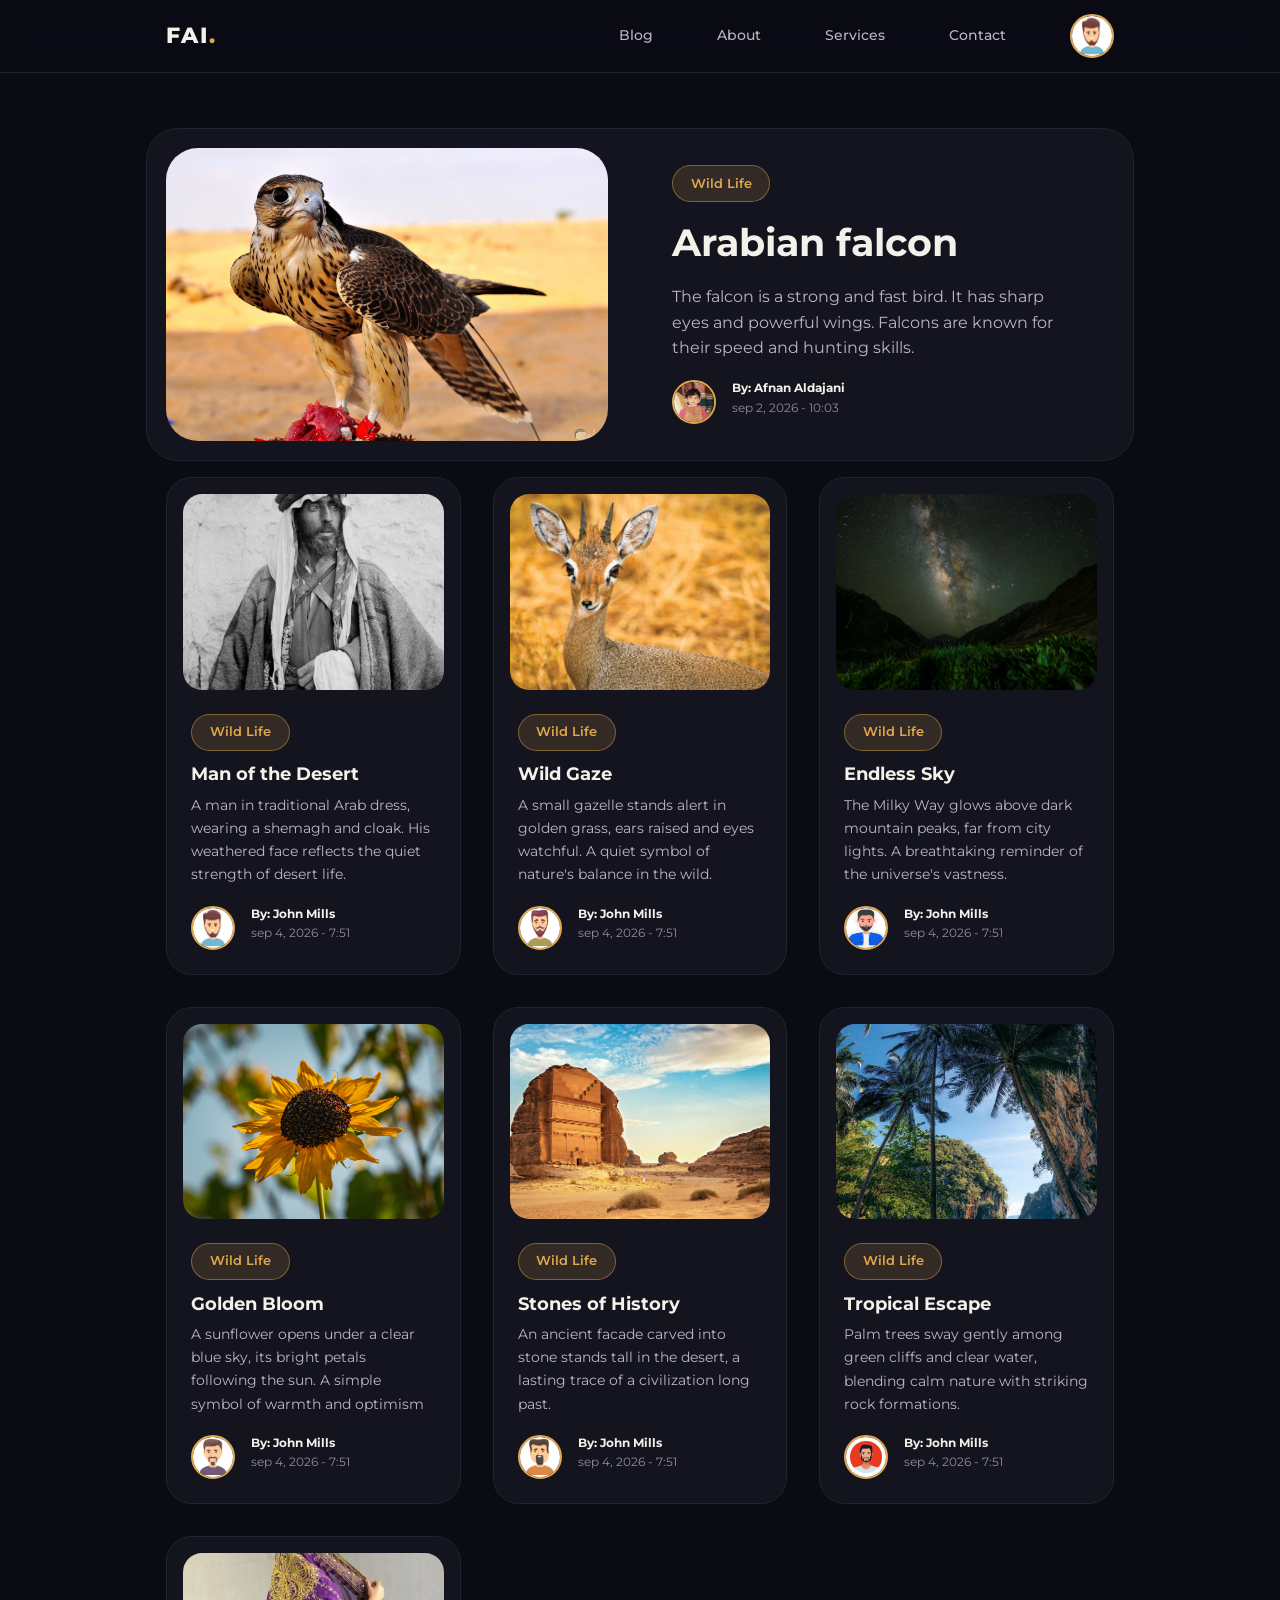
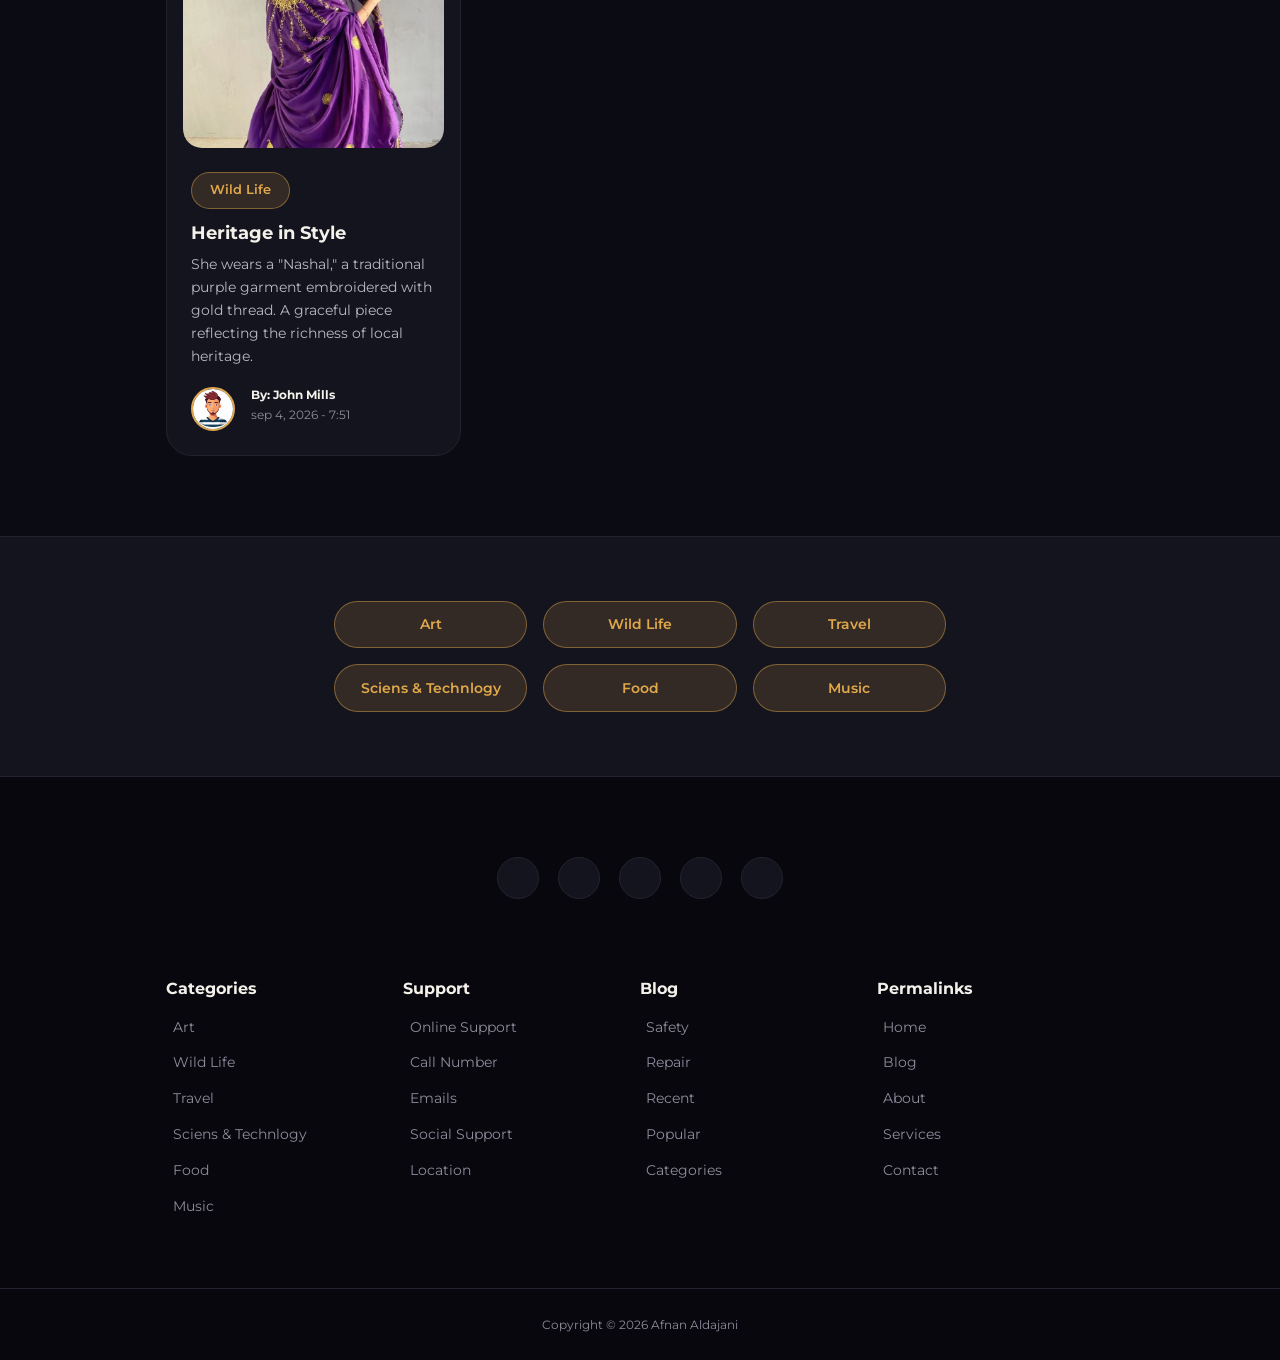
<file: index.html>
<!DOCTYPE html>
<html lang="en">
<head>
    <meta charset="UTF-8">
    <meta name="viewport" content="width=device-width, initial-scale=1.0">
    <title>Responsive Multipage Blog Website</title>
    <!--CUSTOM STYLESHEET-->
   <link rel="stylesheet" href="./style.css">
   <!--ICONSCOUT CDN-->
   <link rel="stylesheet" href="https://unicons.iconscout.com/release/v4.2.0/css/line.css">
<!-- GOOGLE FONTS -->
<link href="https://fonts.googleapis.com/css2?family=Montserrat:wght@300;400;500;600;700;800;900&display=swap" rel="stylesheet">

</head>
<body>
    <nav>
        <div class="container nav__container">
        <a href="index.html" class="nav__logo">FAI</a>
        <ul class="nav__items">
            <li><a href="blog.html">Blog</a></li>
            <li><a href="about.html">About</a></li>
            <li><a href="services.html">Services</a></li>
            <li><a href="contact.html">Contact</a></li>
          <!--  <li><a href="signin.html">Signin</a></li>-->
            <li class="nav__profile">
                <div class="avatar">
                    <img src="./images/avatar2.jpg">
                </div>
                <ul>
                    <li><a href="dashboard.html">Dashboard</a></li>
                    <li><a href="logout.html">Logout</a></li>
                </ul> 
            </li>
        </ul>
        <button id="open__nav-btn"><i class="uil uil-bars"></i></button>
        <button id="close__nav-btn"><i class="uil uil-multiply"></i></button>
    </div>
</nav>
<!--====================== END OF NAV ========================-->

<section class=" featured">
    <div class="container featured__container">
    <div class="post__thumbnail">
    <img src="./images/Blog1.jpg">
    </div>
    <div class="post__info">
        <a href="category-posts.html"class= "category__button">Wild Life</a>
        <h2 class="post__title"><a href="post.html">Arabian falcon</a></h2>
        <p class="post__body">The falcon is a strong
             and fast bird.
              It has sharp eyes and powerful wings.
               Falcons are known for their speed and hunting skills.</p>
               <div class="post__author">
                <div class="post__author-avatar">
               <img src="./images/AFNAN.png">
               </div>
               <div class="post__author-info">
                <h5>By: Afnan Aldajani</h5>
                <small>sep 2, 2026 - 10:03</small>
               </div>
             </div>
          </div>    
       </div>
</section>
<!--====================== END OF FEATURED ========================-->

<section class="posts">
    <div class="container posts__container">
        <article class="post">
            <div class="post__thumbnail">
                <img src="./images/Blog03.jpg">
            </div>
            <div class="post__info">
                <a href="category-posts.html" class="category__button">Wild Life</a>
                <h3 class="post__title">
                    <a href="post.html">Man of the Desert</a></h3>
                <p class="post__body">A man in traditional Arab dress, wearing a shemagh and cloak. His weathered face reflects the quiet strength of desert life.</p>
                <div class="post__author">
                    <div class="post__author-avatar">
                        <img src="./images/avatar2.jpg">
                    </div>
                    <div class="post__author-info">
                        <h5>By: John Mills</h5>
                        <small>sep 4, 2026 - 7:51</small>
                    </div>
                </div>
            </div>
        </article>

        <article class="post">
            <div class="post__thumbnail">
                <img src="./images/Blog04.jpg">
            </div>
            <div class="post__info">
                <a href="category-posts.html" class="category__button">Wild Life</a>
                <h3 class="post__title">
                    <a href="post.html">Wild Gaze</a></h3>
                <p class="post__body">A small gazelle stands alert in golden grass, ears raised and eyes watchful. A quiet symbol of nature's balance in the wild.</p>
                <div class="post__author">
                    <div class="post__author-avatar">
                        <img src="./images/avatar3.jpg">
                    </div>
                    <div class="post__author-info">
                        <h5>By: John Mills</h5>
                        <small>sep 4, 2026 - 7:51</small>
                    </div>
                </div>
            </div>
        </article>

        <article class="post">
            <div class="post__thumbnail">
                <img src="./images/Blog9.jpg">
            </div>
            <div class="post__info">
                <a href="category-posts.html" class="category__button">Wild Life</a>
                <h3 class="post__title">
                    <a href="post.html">Endless Sky</a></h3>
                <p class="post__body">The Milky Way glows above dark mountain peaks, far from city lights. A breathtaking reminder of the universe's vastness.</p>
                <div class="post__author">
                    <div class="post__author-avatar">
                        <img src="./images/avatar4.jpg">
                    </div>
                    <div class="post__author-info">
                        <h5>By: John Mills</h5>
                        <small>sep 4, 2026 - 7:51</small>
                    </div>
                </div>
            </div>
        </article>

        <article class="post">
            <div class="post__thumbnail">
                <img src="./images/Blog8.jpg">
            </div>
            <div class="post__info">
                <a href="category-posts.html" class="category__button">Wild Life</a>
                <h3 class="post__title">
                    <a href="post.html">Golden Bloom</a></h3>
                <p class="post__body">A sunflower opens under a clear blue sky, its bright petals following the sun. A simple symbol of warmth and optimism</p>
                <div class="post__author">
                    <div class="post__author-avatar">
                        <img src="./images/avatar5.jpg">
                    </div>
                    <div class="post__author-info">
                        <h5>By: John Mills</h5>
                        <small>sep 4, 2026 - 7:51</small>
                    </div>
                </div>
            </div>
        </article>
                <article class="post">
            <div class="post__thumbnail">
                <img src="./images/Blog10.jpg">
            </div>
            <div class="post__info">
                <a href="category-posts.html" class="category__button">Wild Life</a>
                <h3 class="post__title">
                    <a href="post.html">Stones of History</a></h3>
                <p class="post__body">An ancient facade carved into stone stands tall in the desert, a lasting trace of a civilization long past.</p>
                <div class="post__author">
                    <div class="post__author-avatar">
                        <img src="./images/avatar6.jpg">
                    </div>
                    <div class="post__author-info">
                        <h5>By: John Mills</h5>
                        <small>sep 4, 2026 - 7:51</small>
                    </div>
                </div>
            </div>
        </article>
                <article class="post">
            <div class="post__thumbnail">
                <img src="./images/Blog02.jpg">
            </div>
            <div class="post__info">
                <a href="category-posts.html" class="category__button">Wild Life</a>
                <h3 class="post__title">
                    <a href="post.html">Tropical Escape</a></h3>
                <p class="post__body">Palm trees sway gently among green cliffs and clear water, blending calm nature with striking rock formations.</p>
                <div class="post__author">
                    <div class="post__author-avatar">
                        <img src="./images/avatar7.jpg">
                    </div>
                    <div class="post__author-info">
                        <h5>By: John Mills</h5>
                        <small>sep 4, 2026 - 7:51</small>
                    </div>
                </div>
            </div>
        </article>
                <article class="post">
            <div class="post__thumbnail">
                <img src="./images/Blog01.jpg">
            </div>
            <div class="post__info">
                <a href="category-posts.html" class="category__button">Wild Life</a>
                <h3 class="post__title">
                    <a href="post.html">Heritage in Style</a></h3>
                <p class="post__body">She wears a "Nashal," a traditional purple garment embroidered with gold thread. A graceful piece reflecting the richness of local heritage.</p>
                <div class="post__author">
                    <div class="post__author-avatar">
                        <img src="./images/avatar1.jpg">
                    </div>
                    <div class="post__author-info">
                        <h5>By: John Mills</h5>
                        <small>sep 4, 2026 - 7:51</small>
                    </div>
                </div>
            </div>
        </article>
    </div>  
</section> 
<!--====================== END OF POSTS ========================-->


   <section class="category__buttons">
    <div class="container category__buttons-container">
        <a href="" class="category__button">Art</a>
        <a href="" class="category__button">Wild Life</a>
        <a href="" class="category__button">Travel</a>
        <a href="" class="category__button">Sciens & Technlogy</a>
        <a href="" class="category__button">Food</a>
        <a href="" class="category__button">Music</a>
    </div>
    </section>
    <!--====================== END OF CATEGORY BUTTONS========================-->


    <footer>
        <div class="footer__socials">
        <a href="https://youtube.com/egatortutorials" target="_blank"><i class="uil uil-youtube"></i></a>
        <a href="https://facebook.com" target="_blank"><i class="uil uil-facebook-f"></i></a>
        <a href="https://instagram.com" target="_blank"><i class="uil uil-instagram-alt"></i></a>
        <a href="https://linkedin.com" target="_blank"><i class="uil uil-linkedin"></i></a>
        <a href="https://twitter.com" target="_blank"><i class="uil uil-twitter"></i></a>
        </div>
        <div class="container footer__container">
            <article>
                <h4>Categories</h4>
                <ul>
                    <li><a href="">Art</a></li>
                    <li><a href="">Wild Life</a></li>
                    <li><a href="">Travel</a></li>
                    <li><a href="">Sciens & Technlogy</a></li>
                    <li><a href="">Food</a></li>
                    <li><a href="">Music</a></li>
                </ul>
            </article> 
             <article>
                <h4>Support</h4>
                <ul>
                    <li><a href="">Online Support </a></li>
                    <li><a href="">Call Number</a></li>
                    <li><a href="">Emails</a></li>
                    <li><a href="">Social Support</a></li>
                    <li><a href="">Location</a></li>
                </ul>
            </article>
              <article>
                <h4>Blog </h4>
                <ul>
                    <li><a href="">Safety</a></li>
                    <li><a href="">Repair</a></li>
                    <li><a href="">Recent</a></li>
                    <li><a href="">Popular</a></li>
                    <li><a href="">Categories</a></li>
                </ul>
            </article>
              <article>
                <h4>Permalinks</h4>
                <ul>
                    <li><a href="">Home</a></li>
                    <li><a href="">Blog</a></li>
                    <li><a href="">About</a></li>
                    <li><a href="">Services</a></li>
                    <li><a href="">Contact</a></li>
                </ul>
            </article>
        </div>
        <div class="footer__copyright">
        <small>Copyright &copy; 2026 Afnan Aldajani</small></div>
    </footer>
    
    <script src="./main.js"></script>
</body>
</html>
</file>
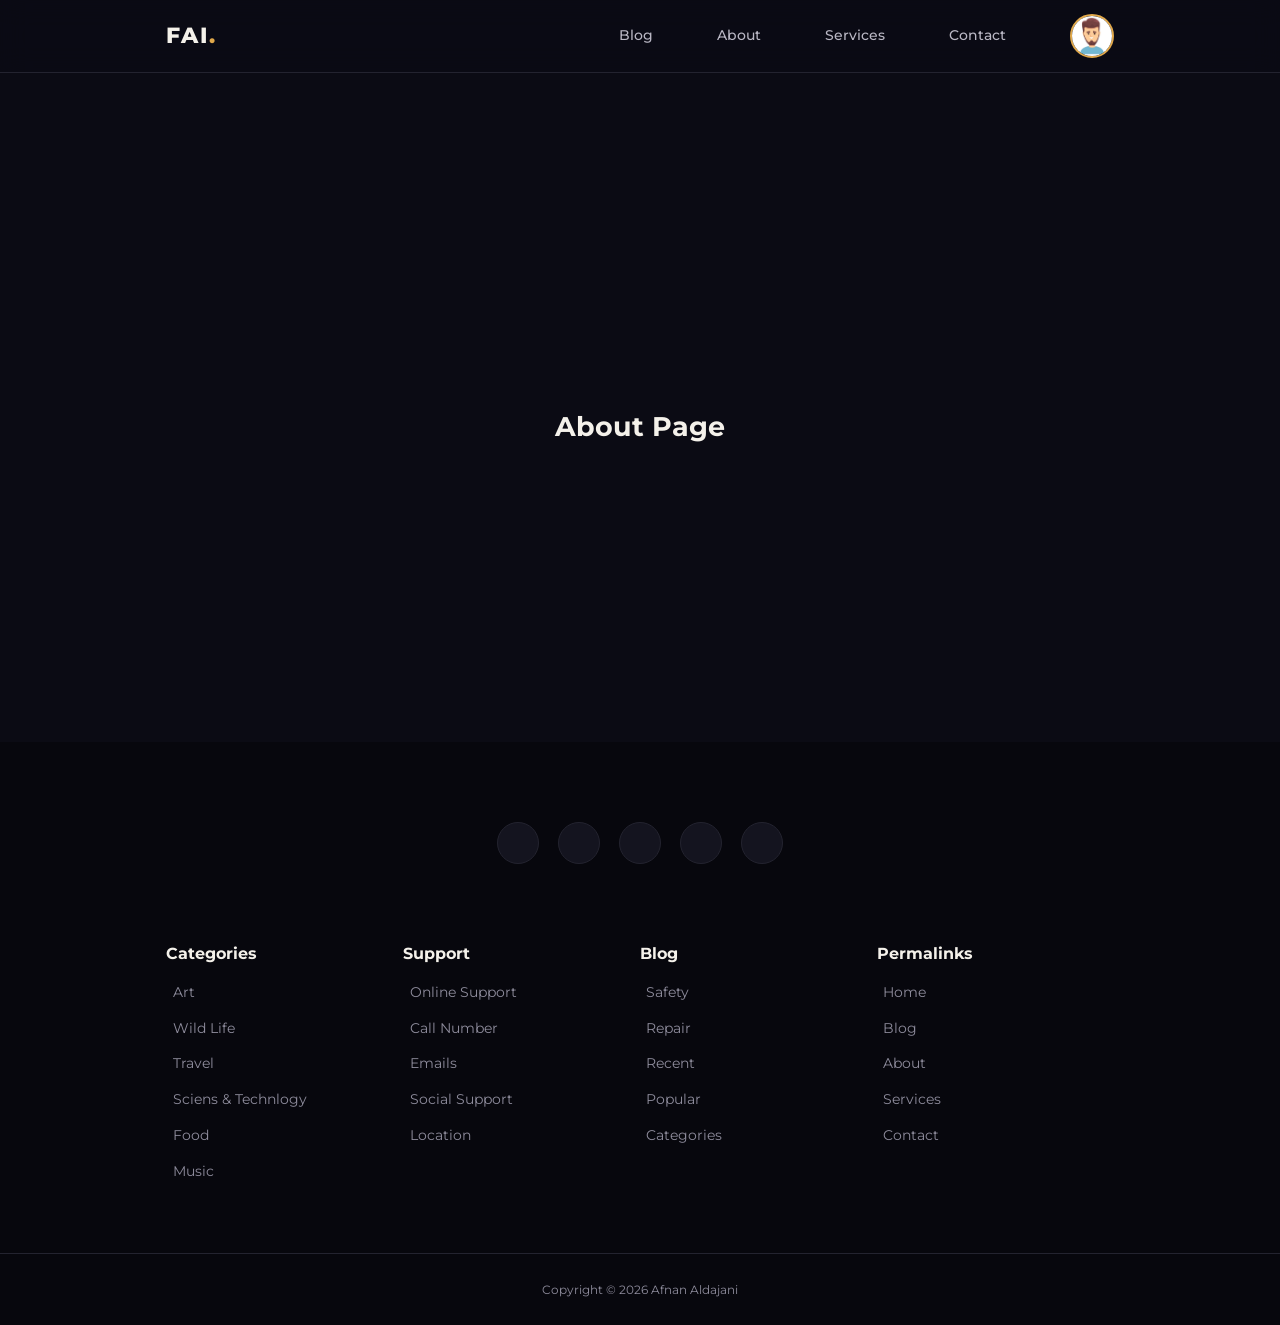
<file: about.html>
<!DOCTYPE html>
<html lang="en">
<head>
    <meta charset="UTF-8">
    <meta name="viewport" content="width=device-width, initial-scale=1.0">
    <title>Responsive Multipage Blog Website</title>
    <!--CUSTOM STYLESHEET-->
   <link rel="stylesheet" href="./style.css">
   <!--ICONSCOUT CDN-->
   <link rel="stylesheet" href="https://unicons.iconscout.com/release/v4.2.0/css/line.css">
<!-- GOOGLE FONTS -->
<link href="https://fonts.googleapis.com/css2?family=Montserrat:wght@300;400;500;600;700;800;900&display=swap" rel="stylesheet">

</head>
<body>
    <nav>
        <div class="container nav__container">
        <a href="index.html" class="nav__logo">FAI</a>
        <ul class="nav__items">
            <li><a href="blog.html">Blog</a></li>
            <li><a href="about.html">About</a></li>
            <li><a href="services.html">Services</a></li>
            <li><a href="contact.html">Contact</a></li>
          <!--  <li><a href="signin.html">Signin</a></li>-->
            <li class="nav__profile">
                <div class="avatar">
                    <img src="./images/avatar2.jpg">
                </div>
                <ul>
                    <li><a href="dashboard.html">Dashboard</a></li>
                    <li><a href="logout.html">Logout</a></li>
                </ul> 
            </li>
        </ul>
        <button id="open__nav-btn"><i class="uil uil-bars"></i></button>
        <button id="close__nav-btn"><i class="uil uil-multiply"></i></button>
    </div>
</nav>
<!--====================== END OF nav========================-->


<section class="empty__page">
        <h2>About Page</h2>
        </section>
<!--====================== END OF CATEGORY BUTTONS========================-->


    <footer>
        <div class="footer__socials">
        <a href="https://youtube.com/egatortutorials" target="_blank"><i class="uil uil-youtube"></i></a>
        <a href="https://facebook.com" target="_blank"><i class="uil uil-facebook-f"></i></a>
        <a href="https://instagram.com" target="_blank"><i class="uil uil-instagram-alt"></i></a>
        <a href="https://linkedin.com" target="_blank"><i class="uil uil-linkedin"></i></a>
        <a href="https://twitter.com" target="_blank"><i class="uil uil-twitter"></i></a>
        </div>
        <div class="container footer__container">
            <article>
                <h4>Categories</h4>
                <ul>
                    <li><a href="">Art</a></li>
                    <li><a href="">Wild Life</a></li>
                    <li><a href="">Travel</a></li>
                    <li><a href="">Sciens & Technlogy</a></li>
                    <li><a href="">Food</a></li>
                    <li><a href="">Music</a></li>
                </ul>
            </article> 
             <article>
                <h4>Support</h4>
                <ul>
                    <li><a href="">Online Support </a></li>
                    <li><a href="">Call Number</a></li>
                    <li><a href="">Emails</a></li>
                    <li><a href="">Social Support</a></li>
                    <li><a href="">Location</a></li>
                </ul>
            </article>
              <article>
                <h4>Blog </h4>
                <ul>
                    <li><a href="">Safety</a></li>
                    <li><a href="">Repair</a></li>
                    <li><a href="">Recent</a></li>
                    <li><a href="">Popular</a></li>
                    <li><a href="">Categories</a></li>
                </ul>
            </article>
              <article>
                <h4>Permalinks</h4>
                <ul>
                    <li><a href="">Home</a></li>
                    <li><a href="">Blog</a></li>
                    <li><a href="">About</a></li>
                    <li><a href="">Services</a></li>
                    <li><a href="">Contact</a></li>
                </ul>
            </article>
        </div>
        <div class="footer__copyright">
        <small>Copyright &copy; 2026 Afnan Aldajani</small></div>
    </footer>
    
    <script src="./main.js"></script>
</body>
</html>
</file>
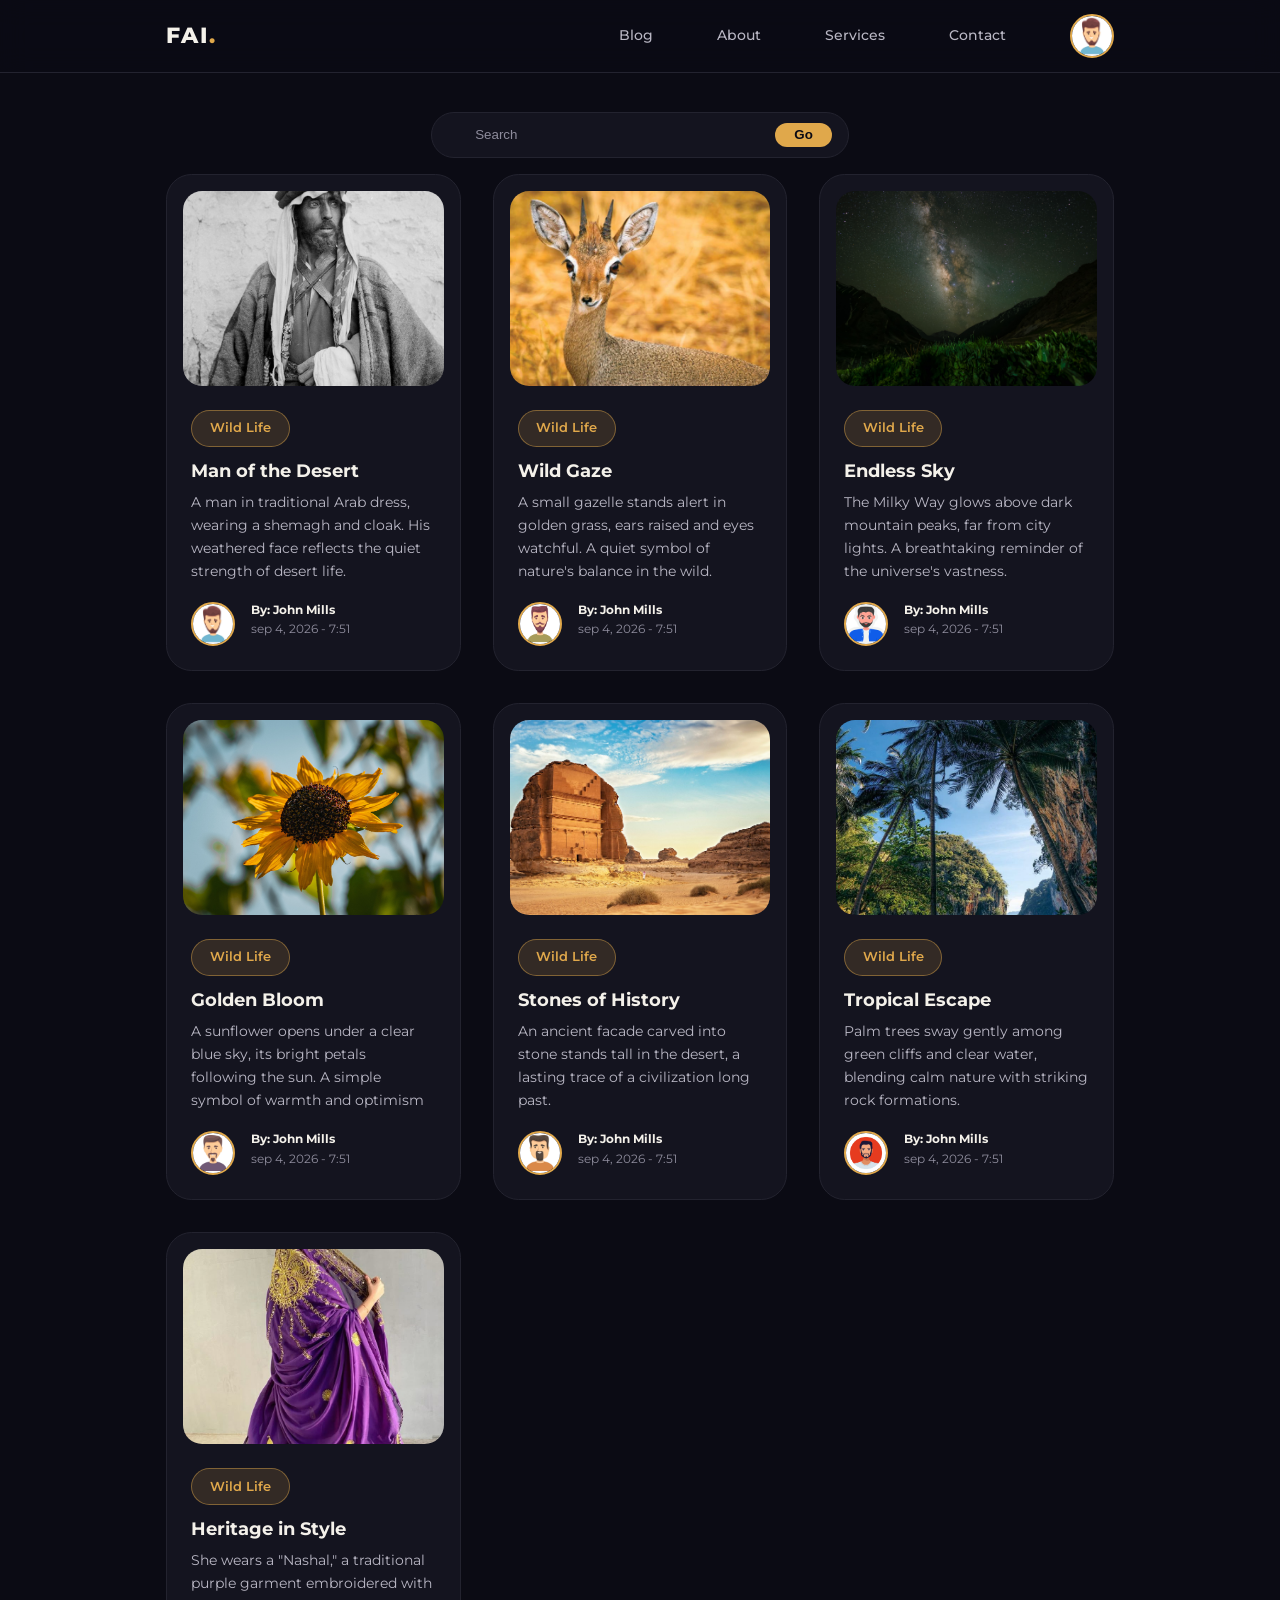
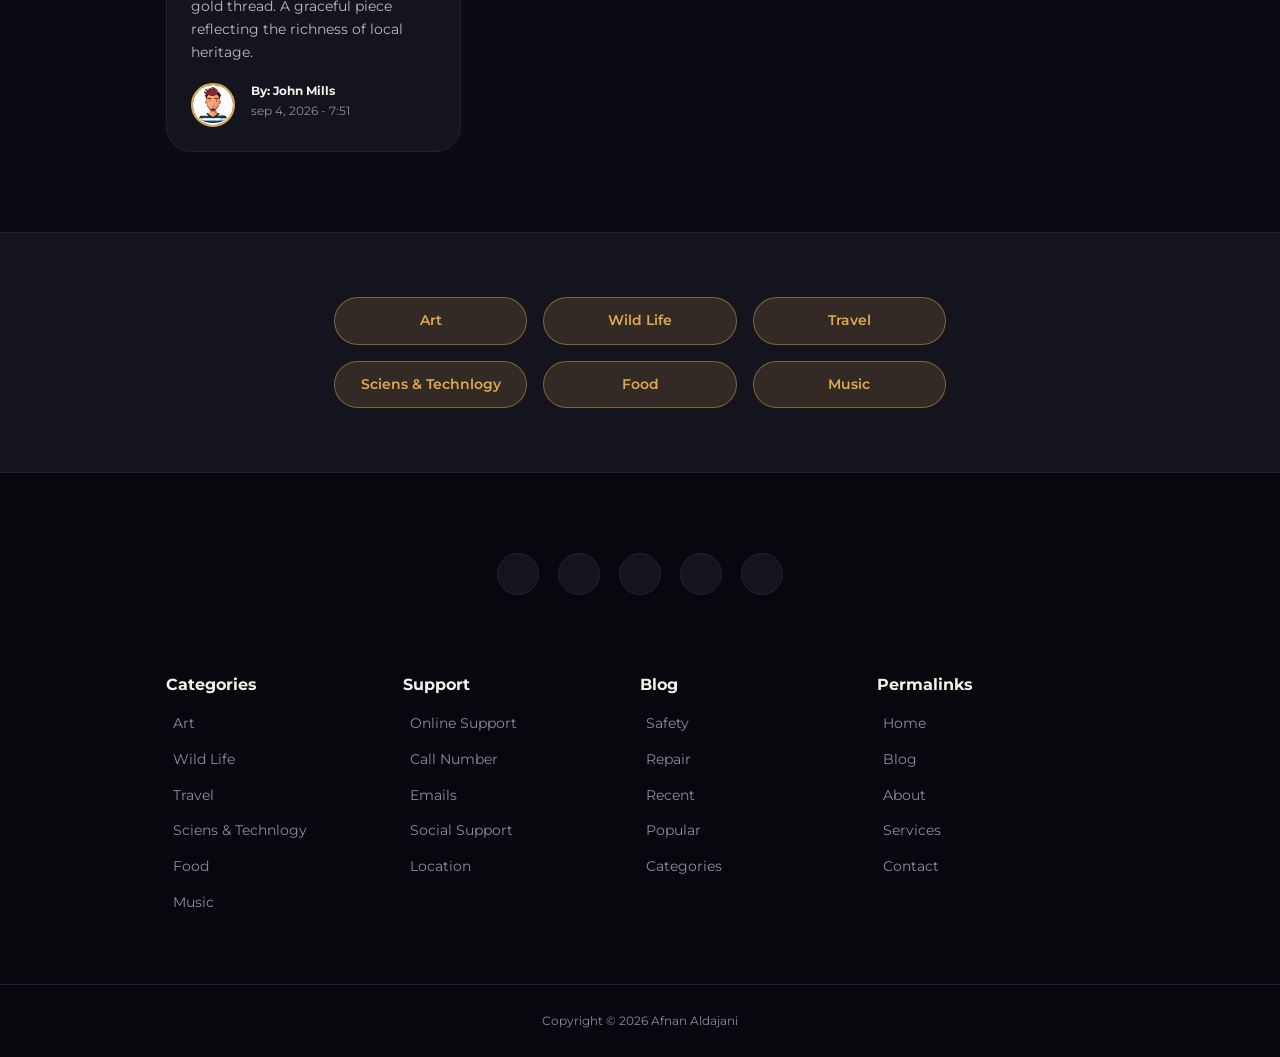
<file: blog.html>
<!DOCTYPE html>
<html lang="en">
<head>
    <meta charset="UTF-8">
    <meta name="viewport" content="width=device-width, initial-scale=1.0">
    <title>Responsive Multipage Blog Website</title>
    <!--CUSTOM STYLESHEET-->
   <link rel="stylesheet" href="./style.css">
   <!--ICONSCOUT CDN-->
   <link rel="stylesheet" href="https://unicons.iconscout.com/release/v4.2.0/css/line.css">
<!-- GOOGLE FONTS -->
<link href="https://fonts.googleapis.com/css2?family=Montserrat:wght@300;400;500;600;700;800;900&display=swap" rel="stylesheet">

</head>
<body>
    <nav>
        <div class="container nav__container">
        <a href="index.html" class="nav__logo">FAI</a>
        <ul class="nav__items">
            <li><a href="blog.html">Blog</a></li>
            <li><a href="about.html">About</a></li>
            <li><a href="services.html">Services</a></li>
            <li><a href="contact.html">Contact</a></li>
          <!--  <li><a href="signin.html">Signin</a></li>-->
            <li class="nav__profile">
                <div class="avatar">
                    <img src="./images/avatar2.jpg">
                </div>
                <ul>
                    <li><a href="dashboard.html">Dashboard</a></li>
                    <li><a href="logout.html">Logout</a></li>
                </ul> 
            </li>
        </ul>
        <button id="open__nav-btn"><i class="uil uil-bars"></i></button>
        <button id="close__nav-btn"><i class="uil uil-multiply"></i></button>
    </div>
</nav>
<!--====================== END OF NAV ========================-->

<section class="search__bar">
    <form class="container search__bar-container" action="">
        <div>
            <i class="uil uil-search"></i>
            <input type="search" name="" placeholder="Search">
        </div>
        <button type="submit" class="btn">Go</button>
    </form>
    </section>

    <!--====================== END OF search__bar ========================-->


<section class="posts">
    <div class="container posts__container">
        <article class="post">
            <div class="post__thumbnail">
                <img src="./images/Blog03.jpg">
            </div>
            <div class="post__info">
                <a href="" class="category__button">Wild Life</a>
                <h3 class="post__title">
                    <a href="post.html">Man of the Desert</a></h3>
                <p class="post__body">A man in traditional Arab dress, wearing a shemagh and cloak. His weathered face reflects the quiet strength of desert life.</p>
                <div class="post__author">
                    <div class="post__author-avatar">
                        <img src="./images/avatar2.jpg">
                    </div>
                    <div class="post__author-info">
                        <h5>By: John Mills</h5>
                        <small>sep 4, 2026 - 7:51</small>
                    </div>
                </div>
            </div>
        </article>

        <article class="post">
            <div class="post__thumbnail">
                <img src="./images/Blog04.jpg">
            </div>
            <div class="post__info">
                <a href="" class="category__button">Wild Life</a>
                <h3 class="post__title">
                    <a href="post.html">Wild Gaze</a></h3>
                <p class="post__body">A small gazelle stands alert in golden grass, ears raised and eyes watchful. A quiet symbol of nature's balance in the wild.</p>
                <div class="post__author">
                    <div class="post__author-avatar">
                        <img src="./images/avatar3.jpg">
                    </div>
                    <div class="post__author-info">
                        <h5>By: John Mills</h5>
                        <small>sep 4, 2026 - 7:51</small>
                    </div>
                </div>
            </div>
        </article>

        <article class="post">
            <div class="post__thumbnail">
                <img src="./images/Blog9.jpg">
            </div>
            <div class="post__info">
                <a href="" class="category__button">Wild Life</a>
                <h3 class="post__title">
                    <a href="post.html">Endless Sky</a></h3>
                <p class="post__body">The Milky Way glows above dark mountain peaks, far from city lights. A breathtaking reminder of the universe's vastness.</p>
                <div class="post__author">
                    <div class="post__author-avatar">
                        <img src="./images/avatar4.jpg">
                    </div>
                    <div class="post__author-info">
                        <h5>By: John Mills</h5>
                        <small>sep 4, 2026 - 7:51</small>
                    </div>
                </div>
            </div>
        </article>

        <article class="post">
            <div class="post__thumbnail">
                <img src="./images/Blog8.jpg">
            </div>
            <div class="post__info">
                <a href="" class="category__button">Wild Life</a>
                <h3 class="post__title">
                    <a href="post.html">Golden Bloom</a></h3>
                <p class="post__body">A sunflower opens under a clear blue sky, its bright petals following the sun. A simple symbol of warmth and optimism</p>
                <div class="post__author">
                    <div class="post__author-avatar">
                        <img src="./images/avatar5.jpg">
                    </div>
                    <div class="post__author-info">
                        <h5>By: John Mills</h5>
                        <small>sep 4, 2026 - 7:51</small>
                    </div>
                </div>
            </div>
        </article>
                <article class="post">
            <div class="post__thumbnail">
                <img src="./images/Blog10.jpg">
            </div>
            <div class="post__info">
                <a href="" class="category__button">Wild Life</a>
                <h3 class="post__title">
                    <a href="post.html">Stones of History</a></h3>
                <p class="post__body">An ancient facade carved into stone stands tall in the desert, a lasting trace of a civilization long past.</p>
                <div class="post__author">
                    <div class="post__author-avatar">
                        <img src="./images/avatar6.jpg">
                    </div>
                    <div class="post__author-info">
                        <h5>By: John Mills</h5>
                        <small>sep 4, 2026 - 7:51</small>
                    </div>
                </div>
            </div>
        </article>
                <article class="post">
            <div class="post__thumbnail">
                <img src="./images/Blog02.jpg">
            </div>
            <div class="post__info">
                <a href="" class="category__button">Wild Life</a>
                <h3 class="post__title">
                    <a href="post.html">Tropical Escape</a></h3>
                <p class="post__body">Palm trees sway gently among green cliffs and clear water, blending calm nature with striking rock formations.</p>
                <div class="post__author">
                    <div class="post__author-avatar">
                        <img src="./images/avatar7.jpg">
                    </div>
                    <div class="post__author-info">
                        <h5>By: John Mills</h5>
                        <small>sep 4, 2026 - 7:51</small>
                    </div>
                </div>
            </div>
        </article>
                <article class="post">
            <div class="post__thumbnail">
                <img src="./images/Blog01.jpg">
            </div>
            <div class="post__info">
                <a href="" class="category__button">Wild Life</a>
                <h3 class="post__title">
                    <a href="post.html">Heritage in Style</a></h3>
                <p class="post__body">She wears a "Nashal," a traditional purple garment embroidered with gold thread. A graceful piece reflecting the richness of local heritage.</p>
                <div class="post__author">
                    <div class="post__author-avatar">
                        <img src="./images/avatar1.jpg">
                    </div>
                    <div class="post__author-info">
                        <h5>By: John Mills</h5>
                        <small>sep 4, 2026 - 7:51</small>
                    </div>
                </div>
            </div>
        </article>
    </div>  
</section> 
<!--====================== END OF POSTS ========================-->


   <section class="category__buttons">
    <div class="container category__buttons-container">
        <a href="" class="category__button">Art</a>
        <a href="" class="category__button">Wild Life</a>
        <a href="" class="category__button">Travel</a>
        <a href="" class="category__button">Sciens & Technlogy</a>
        <a href="" class="category__button">Food</a>
        <a href="" class="category__button">Music</a>
    </div>
    </section>
    <!--====================== END OF CATEGORY BUTTONS========================-->


    <footer>
        <div class="footer__socials">
        <a href="https://youtube.com/egatortutorials" target="_blank"><i class="uil uil-youtube"></i></a>
        <a href="https://facebook.com" target="_blank"><i class="uil uil-facebook-f"></i></a>
        <a href="https://instagram.com" target="_blank"><i class="uil uil-instagram-alt"></i></a>
        <a href="https://linkedin.com" target="_blank"><i class="uil uil-linkedin"></i></a>
        <a href="https://twitter.com" target="_blank"><i class="uil uil-twitter"></i></a>
        </div>
        <div class="container footer__container">
            <article>
                <h4>Categories</h4>
                <ul>
                    <li><a href="">Art</a></li>
                    <li><a href="">Wild Life</a></li>
                    <li><a href="">Travel</a></li>
                    <li><a href="">Sciens & Technlogy</a></li>
                    <li><a href="">Food</a></li>
                    <li><a href="">Music</a></li>
                </ul>
            </article> 
             <article>
                <h4>Support</h4>
                <ul>
                    <li><a href="">Online Support </a></li>
                    <li><a href="">Call Number</a></li>
                    <li><a href="">Emails</a></li>
                    <li><a href="">Social Support</a></li>
                    <li><a href="">Location</a></li>
                </ul>
            </article>
              <article>
                <h4>Blog </h4>
                <ul>
                    <li><a href="">Safety</a></li>
                    <li><a href="">Repair</a></li>
                    <li><a href="">Recent</a></li>
                    <li><a href="">Popular</a></li>
                    <li><a href="">Categories</a></li>
                </ul>
            </article>
              <article>
                <h4>Permalinks</h4>
                <ul>
                    <li><a href="">Home</a></li>
                    <li><a href="">Blog</a></li>
                    <li><a href="">About</a></li>
                    <li><a href="">Services</a></li>
                    <li><a href="">Contact</a></li>
                </ul>
            </article>
        </div>
        <div class="footer__copyright">
        <small>Copyright &copy; 2026 Afnan Aldajani</small></div>
    </footer>
    
    <script src="./main.js"></script>
</body>
</html>
</file>
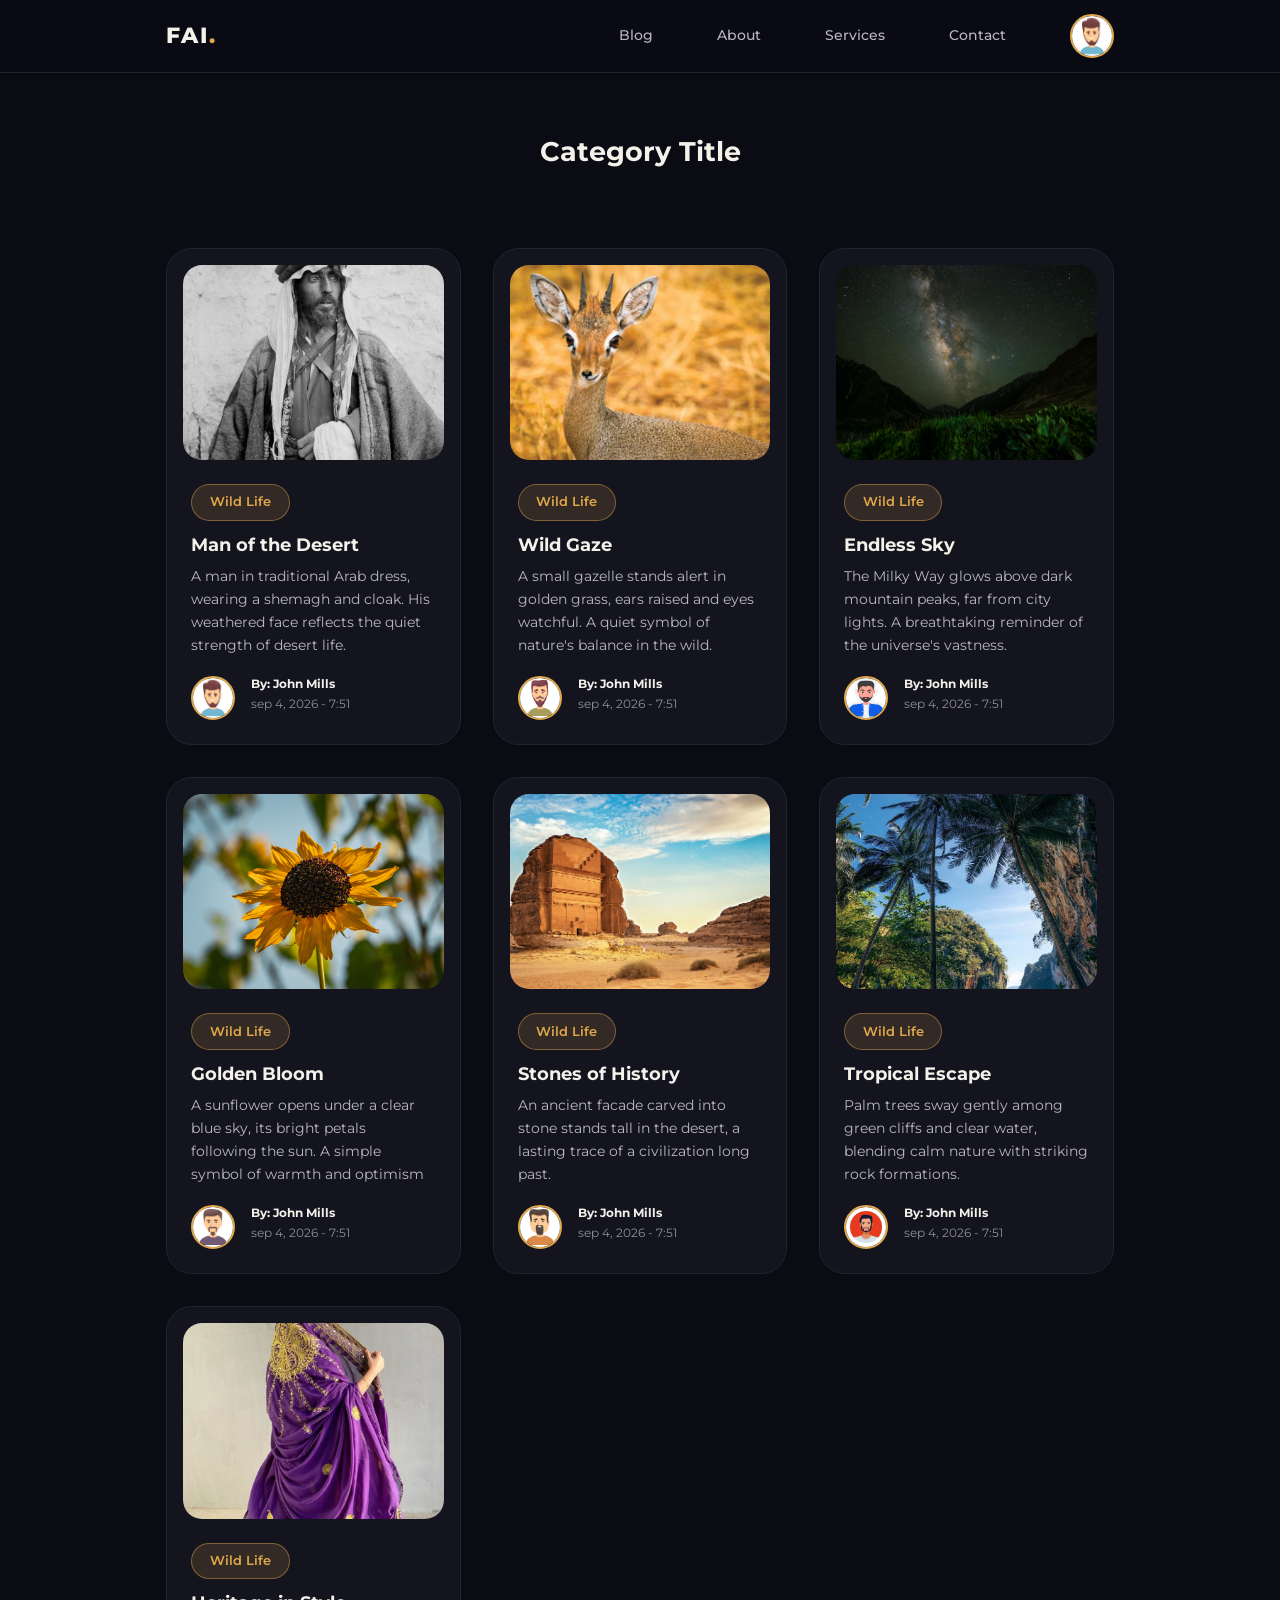
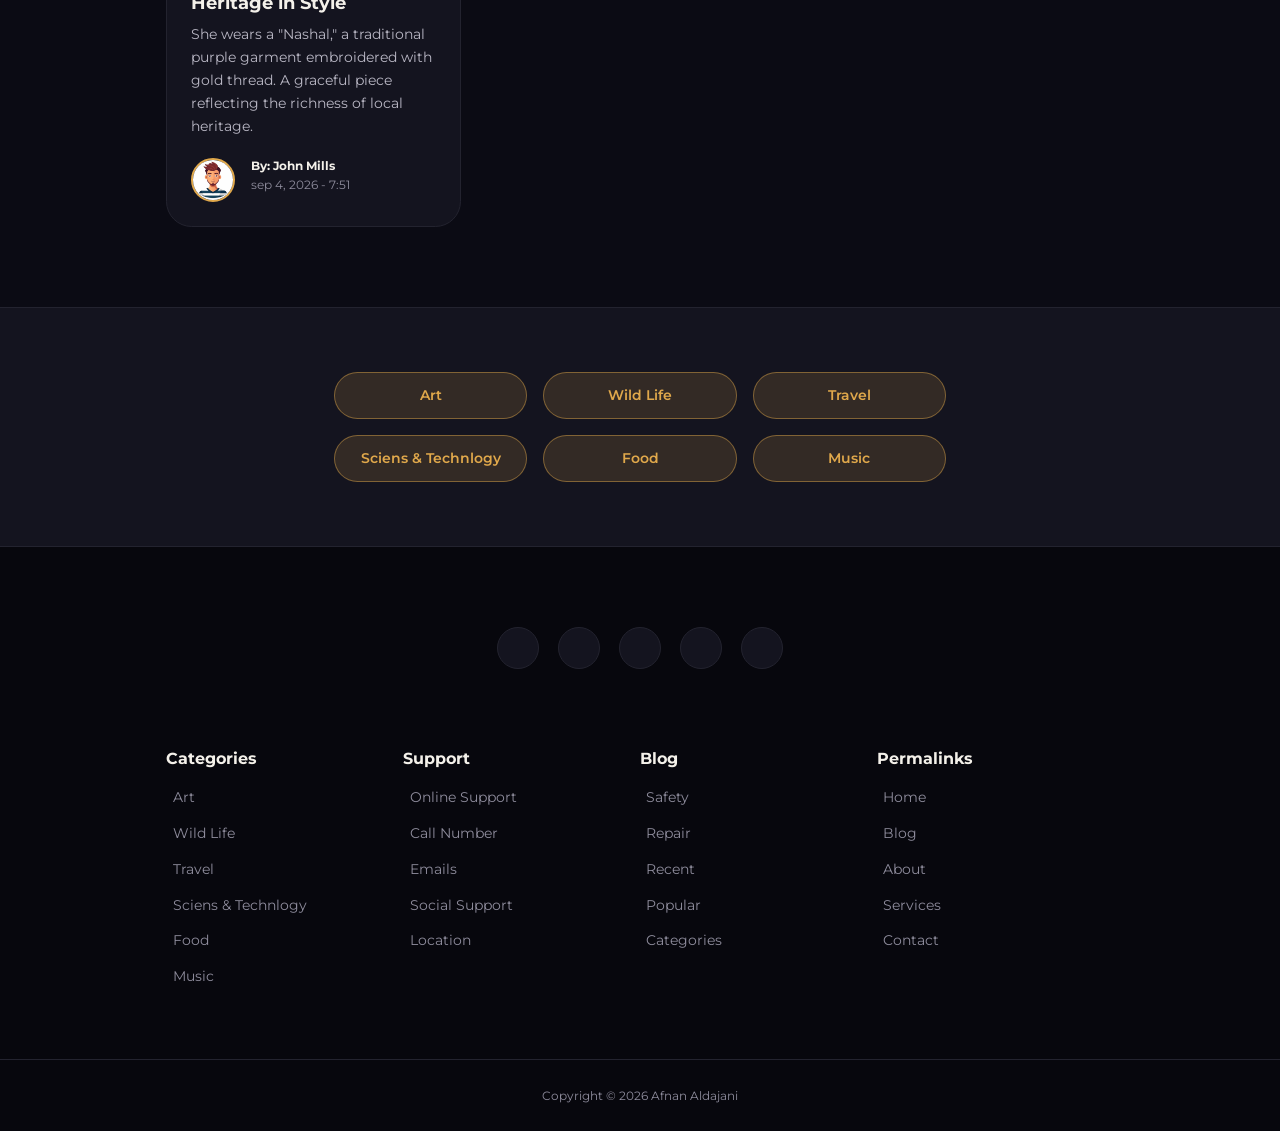
<file: category-posts.html>
<!DOCTYPE html>
<html lang="en">
<head>
    <meta charset="UTF-8">
    <meta name="viewport" content="width=device-width, initial-scale=1.0">
    <title>Responsive Multipage Blog Website</title>
    <!--CUSTOM STYLESHEET-->
   <link rel="stylesheet" href="./style.css">
   <!--ICONSCOUT CDN-->
   <link rel="stylesheet" href="https://unicons.iconscout.com/release/v4.2.0/css/line.css">
<!-- GOOGLE FONTS -->
<link href="https://fonts.googleapis.com/css2?family=Montserrat:wght@300;400;500;600;700;800;900&display=swap" rel="stylesheet">

</head>
<body>
    <nav>
        <div class="container nav__container">
        <a href="index.html" class="nav__logo">FAI</a>
        <ul class="nav__items">
            <li><a href="blog.html">Blog</a></li>
            <li><a href="about.html">About</a></li>
            <li><a href="services.html">Services</a></li>
            <li><a href="contact.html">Contact</a></li>
          <!--  <li><a href="signin.html">Signin</a></li>-->
            <li class="nav__profile">
                <div class="avatar">
                    <img src="./images/avatar2.jpg">
                </div>
                <ul>
                    <li><a href="dashboard.html">Dashboard</a></li>
                    <li><a href="logout.html">Logout</a></li>
                </ul> 
            </li>
        </ul>
        <button id="open__nav-btn"><i class="uil uil-bars"></i></button>
        <button id="close__nav-btn"><i class="uil uil-multiply"></i></button>
    </div>
</nav>
<!--====================== END OF NAV ========================-->


<header class="category__title">
    <h2>Category Title</h2>
</header>


<!--====================== END OF category__title ========================-->

<section class="posts">
    <div class="container posts__container">
        <article class="post">
            <div class="post__thumbnail">
                <img src="./images/Blog03.jpg">
            </div>
            <div class="post__info">
                <a href="category-posts.html" class="category__button">Wild Life</a>
                <h3 class="post__title">
                    <a href="post.html">Man of the Desert</a></h3>
                <p class="post__body">A man in traditional Arab dress, wearing a shemagh and cloak. His weathered face reflects the quiet strength of desert life.</p>
                <div class="post__author">
                    <div class="post__author-avatar">
                        <img src="./images/avatar2.jpg">
                    </div>
                    <div class="post__author-info">
                        <h5>By: John Mills</h5>
                        <small>sep 4, 2026 - 7:51</small>
                    </div>
                </div>
            </div>
        </article>

        <article class="post">
            <div class="post__thumbnail">
                <img src="./images/Blog04.jpg">
            </div>
            <div class="post__info">
                <a href="category-posts.html" class="category__button">Wild Life</a>
                <h3 class="post__title">
                    <a href="post.html">Wild Gaze</a></h3>
                <p class="post__body">A small gazelle stands alert in golden grass, ears raised and eyes watchful. A quiet symbol of nature's balance in the wild.</p>
                <div class="post__author">
                    <div class="post__author-avatar">
                        <img src="./images/avatar3.jpg">
                    </div>
                    <div class="post__author-info">
                        <h5>By: John Mills</h5>
                        <small>sep 4, 2026 - 7:51</small>
                    </div>
                </div>
            </div>
        </article>

        <article class="post">
            <div class="post__thumbnail">
                <img src="./images/Blog9.jpg">
            </div>
            <div class="post__info">
                <a href="category-posts.html" class="category__button">Wild Life</a>
                <h3 class="post__title">
                    <a href="post.html">Endless Sky</a></h3>
                <p class="post__body">The Milky Way glows above dark mountain peaks, far from city lights. A breathtaking reminder of the universe's vastness.</p>
                <div class="post__author">
                    <div class="post__author-avatar">
                        <img src="./images/avatar4.jpg">
                    </div>
                    <div class="post__author-info">
                        <h5>By: John Mills</h5>
                        <small>sep 4, 2026 - 7:51</small>
                    </div>
                </div>
            </div>
        </article>

        <article class="post">
            <div class="post__thumbnail">
                <img src="./images/Blog8.jpg">
            </div>
            <div class="post__info">
                <a href="category-posts.html" class="category__button">Wild Life</a>
                <h3 class="post__title">
                    <a href="post.html">Golden Bloom</a></h3>
                <p class="post__body">A sunflower opens under a clear blue sky, its bright petals following the sun. A simple symbol of warmth and optimism</p>
                <div class="post__author">
                    <div class="post__author-avatar">
                        <img src="./images/avatar5.jpg">
                    </div>
                    <div class="post__author-info">
                        <h5>By: John Mills</h5>
                        <small>sep 4, 2026 - 7:51</small>
                    </div>
                </div>
            </div>
        </article>
                <article class="post">
            <div class="post__thumbnail">
                <img src="./images/Blog10.jpg">
            </div>
            <div class="post__info">
                <a href="category-posts.html" class="category__button">Wild Life</a>
                <h3 class="post__title">
                    <a href="post.html">Stones of History</a></h3>
                <p class="post__body">An ancient facade carved into stone stands tall in the desert, a lasting trace of a civilization long past.</p>
                <div class="post__author">
                    <div class="post__author-avatar">
                        <img src="./images/avatar6.jpg">
                    </div>
                    <div class="post__author-info">
                        <h5>By: John Mills</h5>
                        <small>sep 4, 2026 - 7:51</small>
                    </div>
                </div>
            </div>
        </article>
                <article class="post">
            <div class="post__thumbnail">
                <img src="./images/Blog02.jpg">
            </div>
            <div class="post__info">
                <a href="category-posts.html" class="category__button">Wild Life</a>
                <h3 class="post__title">
                    <a href="post.html">Tropical Escape</a></h3>
                <p class="post__body">Palm trees sway gently among green cliffs and clear water, blending calm nature with striking rock formations.</p>
                <div class="post__author">
                    <div class="post__author-avatar">
                        <img src="./images/avatar7.jpg">
                    </div>
                    <div class="post__author-info">
                        <h5>By: John Mills</h5>
                        <small>sep 4, 2026 - 7:51</small>
                    </div>
                </div>
            </div>
        </article>
                <article class="post">
            <div class="post__thumbnail">
                <img src="./images/Blog01.jpg">
            </div>
            <div class="post__info">
                <a href="category-posts.html" class="category__button">Wild Life</a>
                <h3 class="post__title">
                    <a href="post.html">Heritage in Style</a></h3>
                <p class="post__body">She wears a "Nashal," a traditional purple garment embroidered with gold thread. A graceful piece reflecting the richness of local heritage.</p>
                <div class="post__author">
                    <div class="post__author-avatar">
                        <img src="./images/avatar1.jpg">
                    </div>
                    <div class="post__author-info">
                        <h5>By: John Mills</h5>
                        <small>sep 4, 2026 - 7:51</small>
                    </div>
                </div>
            </div>
        </article>
    </div>  
</section> 
<!--====================== END OF POSTS ========================-->


   <section class="category__buttons">
    <div class="container category__buttons-container">
        <a href="" class="category__button">Art</a>
        <a href="" class="category__button">Wild Life</a>
        <a href="" class="category__button">Travel</a>
        <a href="" class="category__button">Sciens & Technlogy</a>
        <a href="" class="category__button">Food</a>
        <a href="" class="category__button">Music</a>
    </div>
    </section>
    <!--====================== END OF CATEGORY BUTTONS========================-->


    <footer>
        <div class="footer__socials">
        <a href="https://youtube.com/egatortutorials" target="_blank"><i class="uil uil-youtube"></i></a>
        <a href="https://facebook.com" target="_blank"><i class="uil uil-facebook-f"></i></a>
        <a href="https://instagram.com" target="_blank"><i class="uil uil-instagram-alt"></i></a>
        <a href="https://linkedin.com" target="_blank"><i class="uil uil-linkedin"></i></a>
        <a href="https://twitter.com" target="_blank"><i class="uil uil-twitter"></i></a>
        </div>
        <div class="container footer__container">
            <article>
                <h4>Categories</h4>
                <ul>
                    <li><a href="">Art</a></li>
                    <li><a href="">Wild Life</a></li>
                    <li><a href="">Travel</a></li>
                    <li><a href="">Sciens & Technlogy</a></li>
                    <li><a href="">Food</a></li>
                    <li><a href="">Music</a></li>
                </ul>
            </article> 
             <article>
                <h4>Support</h4>
                <ul>
                    <li><a href="">Online Support </a></li>
                    <li><a href="">Call Number</a></li>
                    <li><a href="">Emails</a></li>
                    <li><a href="">Social Support</a></li>
                    <li><a href="">Location</a></li>
                </ul>
            </article>
              <article>
                <h4>Blog </h4>
                <ul>
                    <li><a href="">Safety</a></li>
                    <li><a href="">Repair</a></li>
                    <li><a href="">Recent</a></li>
                    <li><a href="">Popular</a></li>
                    <li><a href="">Categories</a></li>
                </ul>
            </article>
              <article>
                <h4>Permalinks</h4>
                <ul>
                    <li><a href="">Home</a></li>
                    <li><a href="">Blog</a></li>
                    <li><a href="">About</a></li>
                    <li><a href="">Services</a></li>
                    <li><a href="">Contact</a></li>
                </ul>
            </article>
        </div>
        <div class="footer__copyright">
        <small>Copyright &copy; 2026 Afnan Aldajani</small></div>
    </footer>
    
    <script src="./main.js"></script>
</body>
</html>
</file>
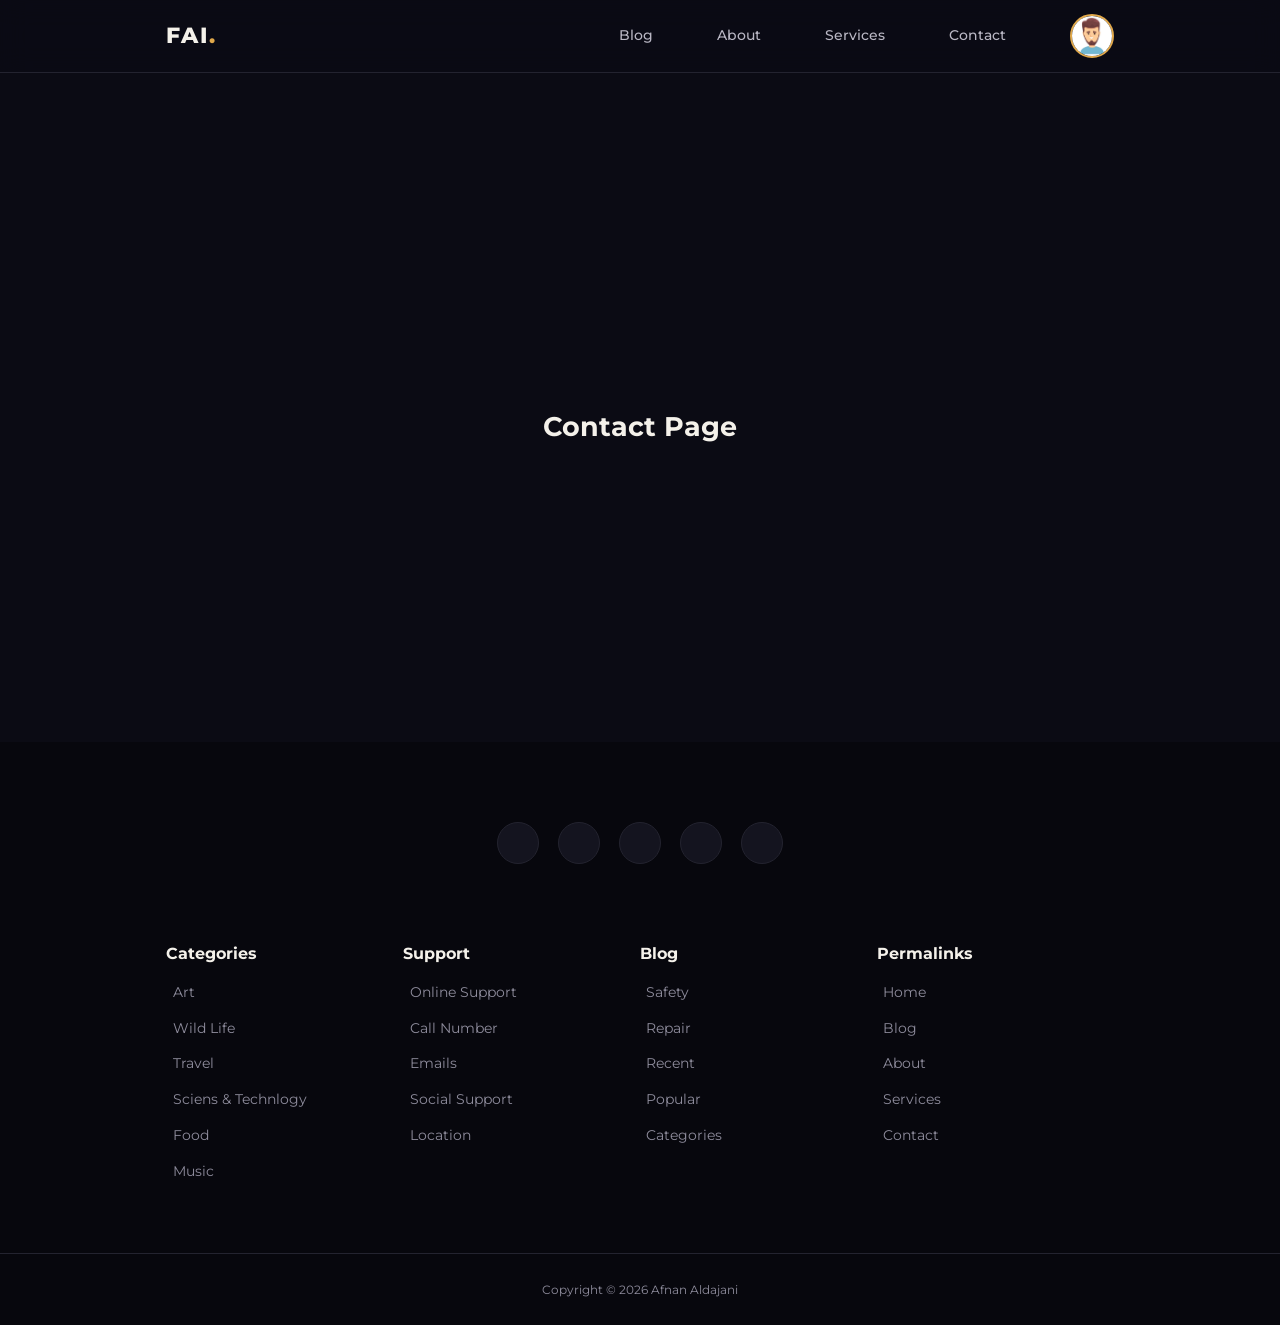
<file: contact.html>
<!DOCTYPE html>
<html lang="en">
<head>
    <meta charset="UTF-8">
    <meta name="viewport" content="width=device-width, initial-scale=1.0">
    <title>Responsive Multipage Blog Website</title>
    <!--CUSTOM STYLESHEET-->
   <link rel="stylesheet" href="./style.css">
   <!--ICONSCOUT CDN-->
   <link rel="stylesheet" href="https://unicons.iconscout.com/release/v4.2.0/css/line.css">
<!-- GOOGLE FONTS -->
<link href="https://fonts.googleapis.com/css2?family=Montserrat:wght@300;400;500;600;700;800;900&display=swap" rel="stylesheet">

</head>
<body>
    <nav>
        <div class="container nav__container">
        <a href="index.html" class="nav__logo">FAI</a>
        <ul class="nav__items">
            <li><a href="blog.html">Blog</a></li>
            <li><a href="about.html">About</a></li>
            <li><a href="services.html">Services</a></li>
            <li><a href="contact.html">Contact</a></li>
          <!--  <li><a href="signin.html">Signin</a></li>-->
            <li class="nav__profile">
                <div class="avatar">
                    <img src="./images/avatar2.jpg">
                </div>
                <ul>
                    <li><a href="dashboard.html">Dashboard</a></li>
                    <li><a href="logout.html">Logout</a></li>
                </ul> 
            </li>
        </ul>
        <button id="open__nav-btn"><i class="uil uil-bars"></i></button>
        <button id="close__nav-btn"><i class="uil uil-multiply"></i></button>
    </div>
</nav>
<!--====================== END OF nav========================-->


<section class="empty__page">
        <h2>Contact Page</h2>
        </section>
<!--====================== END OF CATEGORY BUTTONS========================-->


    <footer>
        <div class="footer__socials">
        <a href="https://youtube.com/egatortutorials" target="_blank"><i class="uil uil-youtube"></i></a>
        <a href="https://facebook.com" target="_blank"><i class="uil uil-facebook-f"></i></a>
        <a href="https://instagram.com" target="_blank"><i class="uil uil-instagram-alt"></i></a>
        <a href="https://linkedin.com" target="_blank"><i class="uil uil-linkedin"></i></a>
        <a href="https://twitter.com" target="_blank"><i class="uil uil-twitter"></i></a>
        </div>
        <div class="container footer__container">
            <article>
                <h4>Categories</h4>
                <ul>
                    <li><a href="">Art</a></li>
                    <li><a href="">Wild Life</a></li>
                    <li><a href="">Travel</a></li>
                    <li><a href="">Sciens & Technlogy</a></li>
                    <li><a href="">Food</a></li>
                    <li><a href="">Music</a></li>
                </ul>
            </article> 
             <article>
                <h4>Support</h4>
                <ul>
                    <li><a href="">Online Support </a></li>
                    <li><a href="">Call Number</a></li>
                    <li><a href="">Emails</a></li>
                    <li><a href="">Social Support</a></li>
                    <li><a href="">Location</a></li>
                </ul>
            </article>
              <article>
                <h4>Blog </h4>
                <ul>
                    <li><a href="">Safety</a></li>
                    <li><a href="">Repair</a></li>
                    <li><a href="">Recent</a></li>
                    <li><a href="">Popular</a></li>
                    <li><a href="">Categories</a></li>
                </ul>
            </article>
              <article>
                <h4>Permalinks</h4>
                <ul>
                    <li><a href="">Home</a></li>
                    <li><a href="">Blog</a></li>
                    <li><a href="">About</a></li>
                    <li><a href="">Services</a></li>
                    <li><a href="">Contact</a></li>
                </ul>
            </article>
        </div>
        <div class="footer__copyright">
        <small>Copyright &copy; 2026 Afnan Aldajani</small></div>
    </footer>
    
    <script src="./main.js"></script>
</body>
</html>
</file>
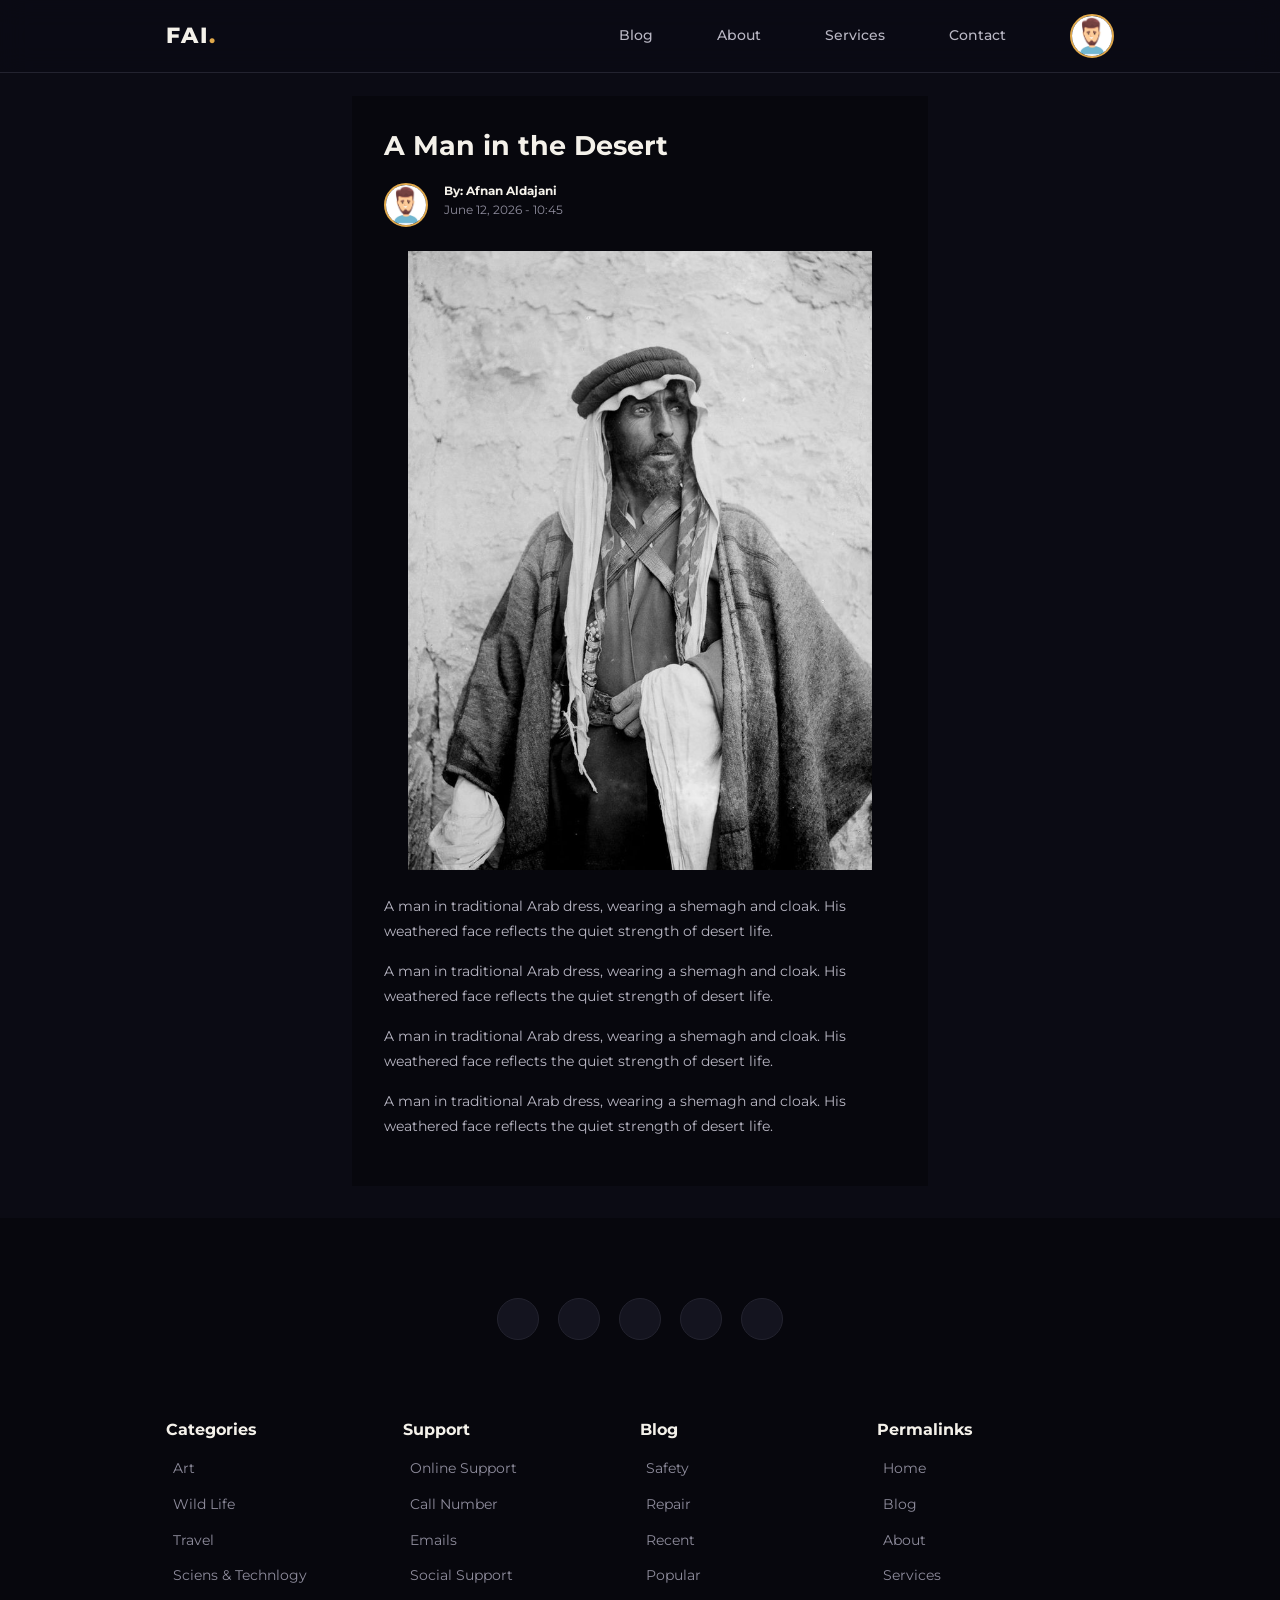
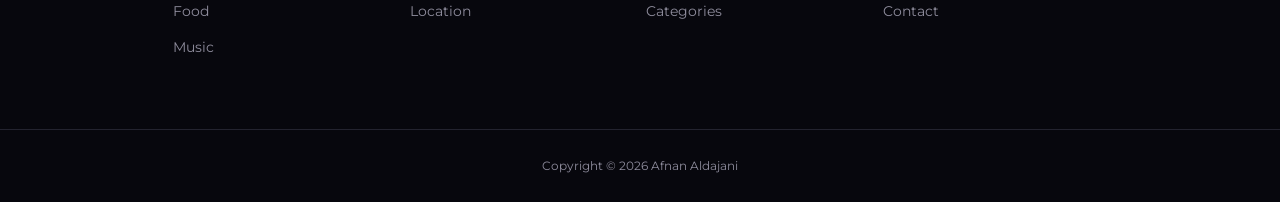
<file: post.html>
<!DOCTYPE html>
<html lang="en">
<head>
    <meta charset="UTF-8">
    <meta name="viewport" content="width=device-width, initial-scale=1.0">
    <title>Responsive Multipage Blog Website</title>
    <!--CUSTOM STYLESHEET-->
   <link rel="stylesheet" href="./style.css">
   <!--ICONSCOUT CDN-->
   <link rel="stylesheet" href="https://unicons.iconscout.com/release/v4.2.0/css/line.css">
<!-- GOOGLE FONTS -->
<link href="https://fonts.googleapis.com/css2?family=Montserrat:wght@300;400;500;600;700;800;900&display=swap" rel="stylesheet">

</head>
<body>
    <nav>
        <div class="container nav__container">
        <a href="index.html" class="nav__logo">FAI</a>
        <ul class="nav__items">
            <li><a href="blog.html">Blog</a></li>
            <li><a href="about.html">About</a></li>
            <li><a href="services.html">Services</a></li>
            <li><a href="contact.html">Contact</a></li>
          <!--  <li><a href="signin.html">Signin</a></li>-->
            <li class="nav__profile">
                <div class="avatar">
                    <img src="./images/avatar2.jpg">
                </div>
                <ul>
                    <li><a href="dashboard.html">Dashboard</a></li>
                    <li><a href="logout.html">Logout</a></li>
                </ul> 
            </li>
        </ul>
        <button id="open__nav-btn"><i class="uil uil-bars"></i></button>
        <button id="close__nav-btn"><i class="uil uil-multiply"></i></button>
    </div>
</nav>
<!--====================== END OF NAV ========================-->


<section class="singlepost">    
    <div class="container singlepost__container">
        <h2>A Man in the Desert</h2>
        <div class="post__author">
            <div class="post__author-avatar">
                <img src="./images/avatar2.jpg">
            </div>
            <div class="post__author-info">
                <h5>By: Afnan Aldajani</h5>
                <small>June 12, 2026 - 10:45</small>
            </div>
        </div>
        <div class="singlepost__thumbnail">
            <img src="./images/Blog03.jpg">
        </div>
        <p>A man in traditional Arab dress, wearing a shemagh and cloak. His weathered face reflects the quiet strength of desert life. </p>
        <p>A man in traditional Arab dress, wearing a shemagh and cloak. His weathered face reflects the quiet strength of desert life. </p>
        <p>A man in traditional Arab dress, wearing a shemagh and cloak. His weathered face reflects the quiet strength of desert life. </p>
        <p>A man in traditional Arab dress, wearing a shemagh and cloak. His weathered face reflects the quiet strength of desert life. </p>
        
    </div>
</section>

<!--====================== END OF SINGLE POST ========================-->

    <footer>
        <div class="footer__socials">
        <a href="https://youtube.com/egatortutorials" target="_blank"><i class="uil uil-youtube"></i></a>
        <a href="https://facebook.com" target="_blank"><i class="uil uil-facebook-f"></i></a>
        <a href="https://instagram.com" target="_blank"><i class="uil uil-instagram-alt"></i></a>
        <a href="https://linkedin.com" target="_blank"><i class="uil uil-linkedin"></i></a>
        <a href="https://twitter.com" target="_blank"><i class="uil uil-twitter"></i></a>
        </div>
        <div class="container footer__container">
            <article>
                <h4>Categories</h4>
                <ul>
                    <li><a href="">Art</a></li>
                    <li><a href="">Wild Life</a></li>
                    <li><a href="">Travel</a></li>
                    <li><a href="">Sciens & Technlogy</a></li>
                    <li><a href="">Food</a></li>
                    <li><a href="">Music</a></li>
                </ul>
            </article> 
             <article>
                <h4>Support</h4>
                <ul>
                    <li><a href="">Online Support </a></li>
                    <li><a href="">Call Number</a></li>
                    <li><a href="">Emails</a></li>
                    <li><a href="">Social Support</a></li>
                    <li><a href="">Location</a></li>
                </ul>
            </article>
              <article>
                <h4>Blog </h4>
                <ul>
                    <li><a href="">Safety</a></li>
                    <li><a href="">Repair</a></li>
                    <li><a href="">Recent</a></li>
                    <li><a href="">Popular</a></li>
                    <li><a href="">Categories</a></li>
                </ul>
            </article>
              <article>
                <h4>Permalinks</h4>
                <ul>
                    <li><a href="">Home</a></li>
                    <li><a href="">Blog</a></li>
                    <li><a href="">About</a></li>
                    <li><a href="">Services</a></li>
                    <li><a href="">Contact</a></li>
                </ul>
            </article>
        </div>
        <div class="footer__copyright">
        <small>Copyright &copy; 2026 Afnan Aldajani</small></div>
    </footer>
    
    <script src="./main.js"></script>
</body>
</html>
</file>
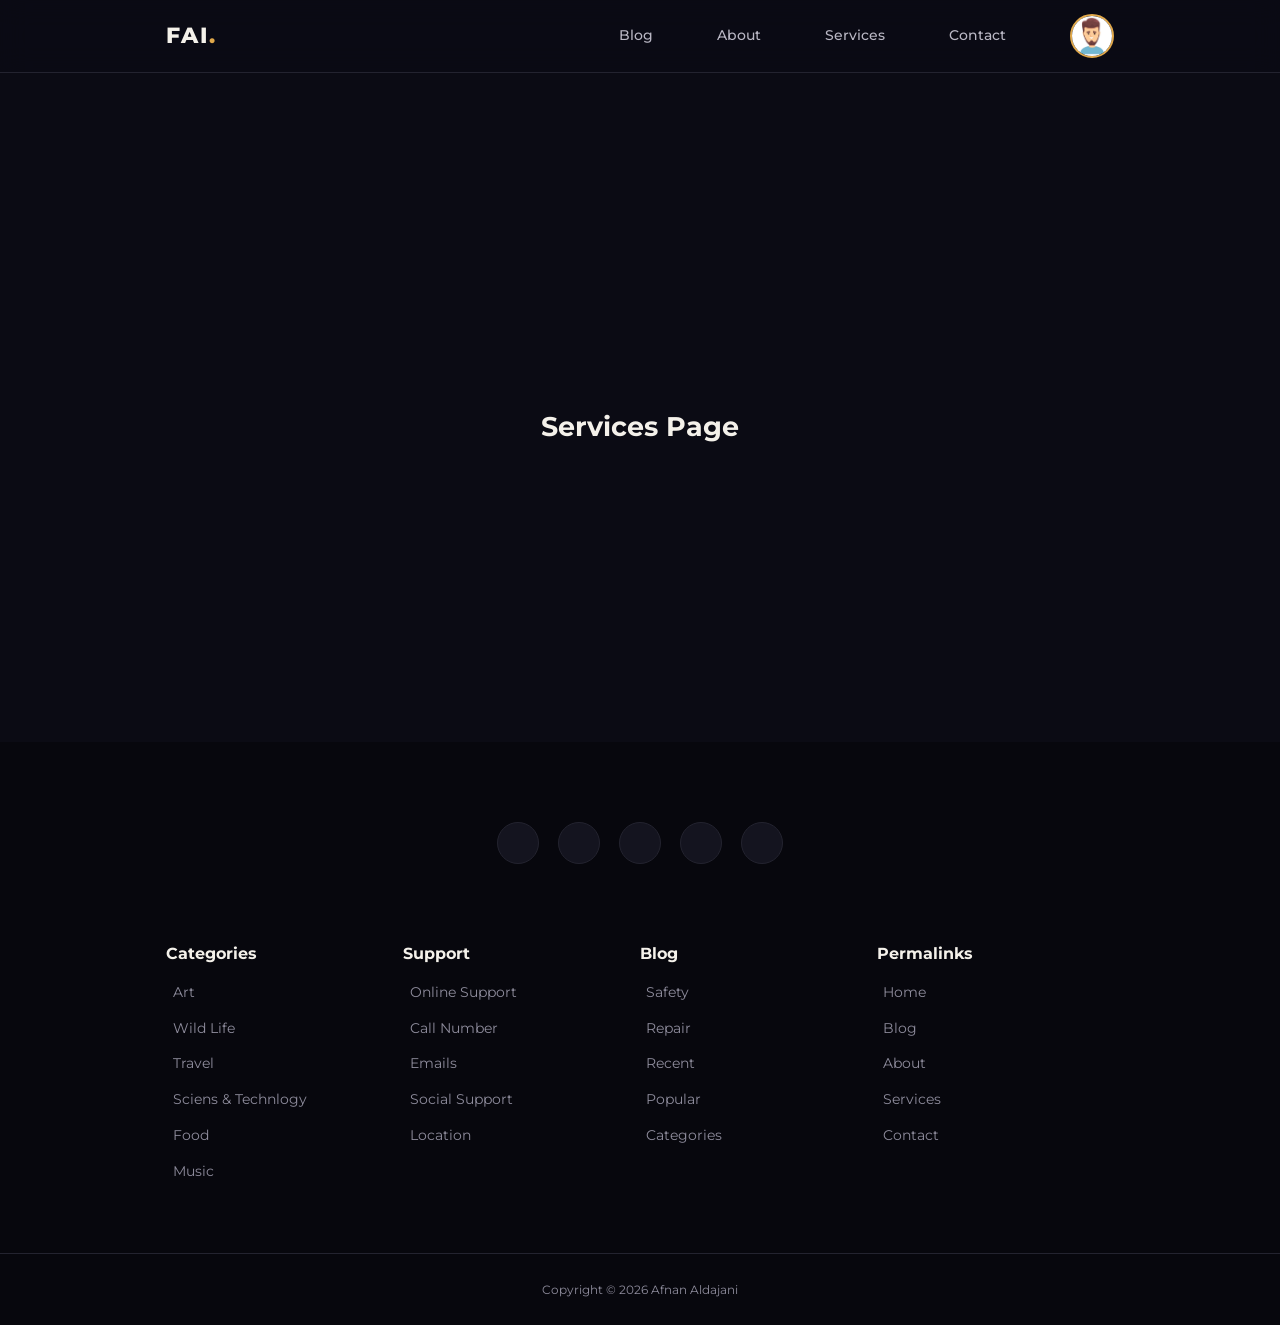
<file: services.html>
<!DOCTYPE html>
<html lang="en">
<head>
    <meta charset="UTF-8">
    <meta name="viewport" content="width=device-width, initial-scale=1.0">
    <title>Responsive Multipage Blog Website</title>
    <!--CUSTOM STYLESHEET-->
   <link rel="stylesheet" href="./style.css">
   <!--ICONSCOUT CDN-->
   <link rel="stylesheet" href="https://unicons.iconscout.com/release/v4.2.0/css/line.css">
<!-- GOOGLE FONTS -->
<link href="https://fonts.googleapis.com/css2?family=Montserrat:wght@300;400;500;600;700;800;900&display=swap" rel="stylesheet">

</head>
<body>
    <nav>
        <div class="container nav__container">
        <a href="index.html" class="nav__logo">FAI</a>
        <ul class="nav__items">
            <li><a href="blog.html">Blog</a></li>
            <li><a href="about.html">About</a></li>
            <li><a href="services.html">Services</a></li>
            <li><a href="contact.html">Contact</a></li>
          <!--  <li><a href="signin.html">Signin</a></li>-->
            <li class="nav__profile">
                <div class="avatar">
                    <img src="./images/avatar2.jpg">
                </div>
                <ul>
                    <li><a href="dashboard.html">Dashboard</a></li>
                    <li><a href="logout.html">Logout</a></li>
                </ul> 
            </li>
        </ul>
        <button id="open__nav-btn"><i class="uil uil-bars"></i></button>
        <button id="close__nav-btn"><i class="uil uil-multiply"></i></button>
    </div>
</nav>
<!--====================== END OF nav========================-->


<section class="empty__page">
        <h2>Services Page</h2>
        </section>
<!--====================== END OF CATEGORY BUTTONS========================-->


    <footer>
        <div class="footer__socials">
        <a href="https://youtube.com/egatortutorials" target="_blank"><i class="uil uil-youtube"></i></a>
        <a href="https://facebook.com" target="_blank"><i class="uil uil-facebook-f"></i></a>
        <a href="https://instagram.com" target="_blank"><i class="uil uil-instagram-alt"></i></a>
        <a href="https://linkedin.com" target="_blank"><i class="uil uil-linkedin"></i></a>
        <a href="https://twitter.com" target="_blank"><i class="uil uil-twitter"></i></a>
        </div>
        <div class="container footer__container">
            <article>
                <h4>Categories</h4>
                <ul>
                    <li><a href="">Art</a></li>
                    <li><a href="">Wild Life</a></li>
                    <li><a href="">Travel</a></li>
                    <li><a href="">Sciens & Technlogy</a></li>
                    <li><a href="">Food</a></li>
                    <li><a href="">Music</a></li>
                </ul>
            </article> 
             <article>
                <h4>Support</h4>
                <ul>
                    <li><a href="">Online Support </a></li>
                    <li><a href="">Call Number</a></li>
                    <li><a href="">Emails</a></li>
                    <li><a href="">Social Support</a></li>
                    <li><a href="">Location</a></li>
                </ul>
            </article>
              <article>
                <h4>Blog </h4>
                <ul>
                    <li><a href="">Safety</a></li>
                    <li><a href="">Repair</a></li>
                    <li><a href="">Recent</a></li>
                    <li><a href="">Popular</a></li>
                    <li><a href="">Categories</a></li>
                </ul>
            </article>
              <article>
                <h4>Permalinks</h4>
                <ul>
                    <li><a href="">Home</a></li>
                    <li><a href="">Blog</a></li>
                    <li><a href="">About</a></li>
                    <li><a href="">Services</a></li>
                    <li><a href="">Contact</a></li>
                </ul>
            </article>
        </div>
        <div class="footer__copyright">
        <small>Copyright &copy; 2026 Afnan Aldajani</small></div>
    </footer>
    
    <script src="./main.js"></script>
</body>
</html>
</file>
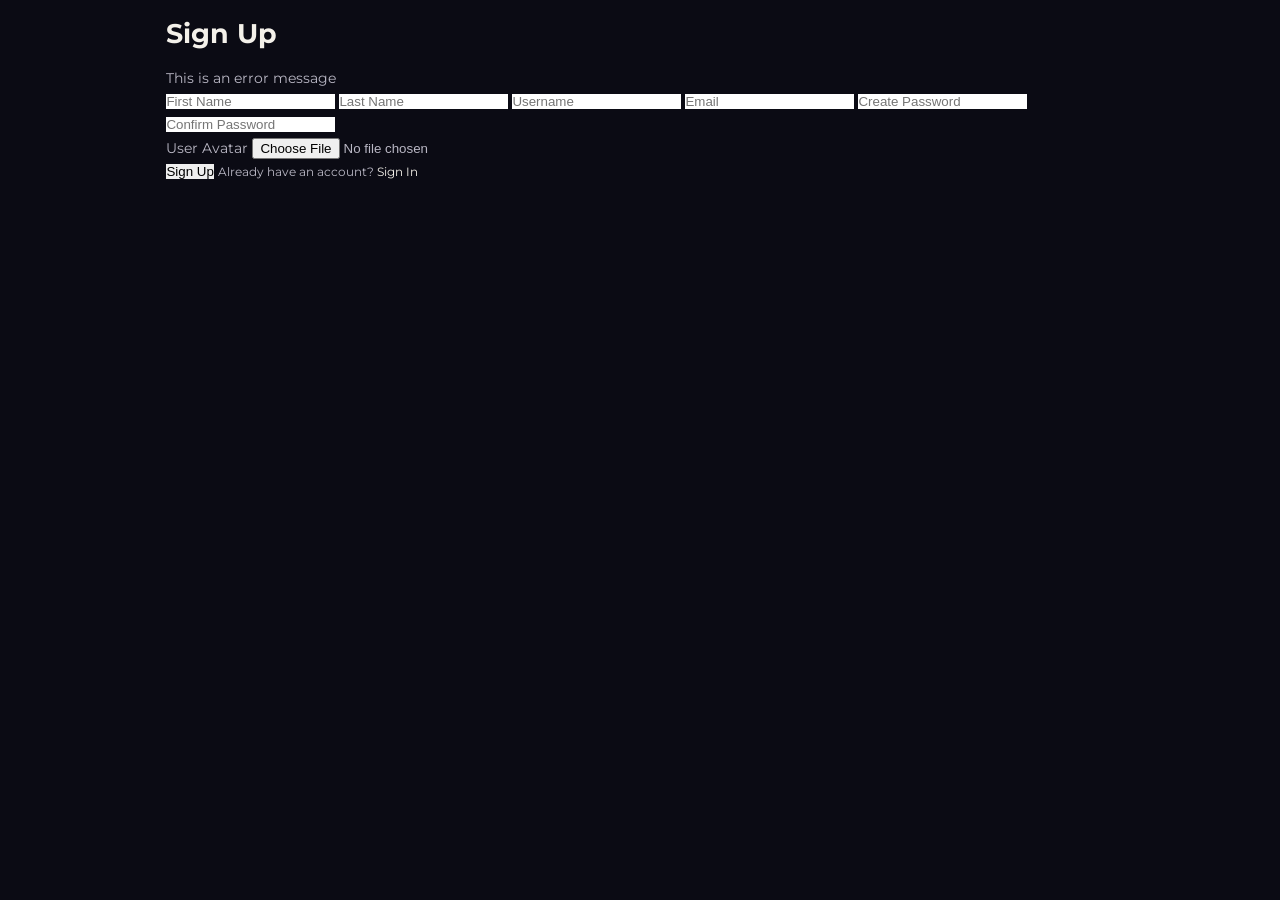
<file: signup.html>
<!DOCTYPE html>
<html lang="en">
<head>
    <meta charset="UTF-8">
    <meta name="viewport" content="width=device-width, initial-scale=1.0">
    <title>Responsive Multipage Blog Website</title>
    <!--CUSTOM STYLESHEET-->
   <link rel="stylesheet" href="./style.css">
   <!--ICONSCOUT CDN-->
   <link rel="stylesheet" href="https://unicons.iconscout.com/release/v4.2.0/css/line.css">
<!-- GOOGLE FONTS -->
<link href="https://fonts.googleapis.com/css2?family=Montserrat:wght@300;400;500;600;700;800;900&display=swap" rel="stylesheet">


<section class="form__section">
    <div class="container form__section-container">
        <h2>Sign Up</h2>
        <div class="alert__message error">
            <p>This is an error message</p>
        </div>
        <form action="">
            <input type="text" placeholder="First Name">
            <input type="text" placeholder="Last Name">
            <input type="text" placeholder="Username">
            <input type="email" placeholder="Email">
            <input type="password" placeholder="Create Password">
            <input type="password" placeholder="Confirm Password">
            <div class="form__control">
                <label for="avatar">User Avatar</label>
                <input type="file" id="avatar">
            </div>
            <button type="submit" class="btn">Sign Up</button>
            <small>Already have an account? <a href="signin.html">Sign In</a></small>
        </form> 
        </div>
</section>
</head>
</html>
</file>
<file: style.css>
:root {
    /* ألوان قديمة (خليتها كما هي عشان الصفحات الثانية ما تنكسر) */
    --color-primary: #1A3EC1;
    --color-primary-light: hsla(233, 91%, 69%, 0.18);
    --color-primary-variant: #5854c745;
    --color-red: #da0f3f;
    --color-red-light: hsl(346, 87%, 46%, 15%);
    --color-green: #00c476;
    --color-green-light: hsl(156, 100%, 38%, 15%);
    --color-gray-900: #090949;
    --color-blue-800: #090949;
    --color-gray-700: #373599;
    --color-gray-300: rgba(242, 242, 254, 0.3);
    --color-gray-200: rgba(242, 242, 254, 0.7);
    --color-gray-100: #4FC3F7;
    --color-white: #f2f2fe;
    --color-bg: #0f0f32;
    --color-white-1:#F8F9F7;

    /* ===== الألوان الجديدة (داكن + ذهبي) ===== */
    --fai-bg: #0B0B14;          /* خلفية الصفحة */
    --fai-bg-deep: #07070D;     /* الفوتر */
    --fai-card: #14141F;        /* البطاقات */
    --fai-border: #23232F;      /* الحدود */
    --fai-gold: #E0A84B;        /* اللون المميز */
    --fai-gold-soft: rgba(224, 168, 75, 0.15);
    --fai-gold-line: rgba(224, 168, 75, 0.45);
    --fai-text: #F4F1EA;        /* العناوين */
    --fai-muted: #B9B7C4;       /* الوصف */
    --fai-faint: #8E8C9C;       /* التواريخ والروابط الخفيفة */

    --transition: all 300ms ease;

    --container-width-lg: 74%;
    --container-width-md: 88%;
    --form-width: 40%;
 
    --card-border-radius-1: 0.3rem;
    --card-border-radius-2: 0.5rem;
    --card-border-radius-3: 0.8rem;
    --card-border-radius-4: 2rem;
    --card-border-radius-5: 5rem;
}
/*GENERAL=========================================================================================================================*/

*{
    margin:0;
    padding: 0; 
    outline: 0;
    border: 0;
    appearance: 0;
    list-style:none ; /*delete point*/
    text-decoration: none; /*delete link line*/
}
body{
    font-family: 'Montserrat', sans-serif;
    line-height: 1.6;
    color: var(--fai-muted);
    background: var(--fai-bg);
    font-size: 0.9rem;
}

.container{/* حاوية عامة تحدد عرض المحتوى وتوسطه أفقياً، تُستخدم بكل قسم بالموقع */
    width: var(--container-width-lg);
    max-width: 1800px;
    margin-inline: auto;/* توسيط الحاوية أفقياً بالصفحة */
}

.section{
    margin-top: 3rem;
    width: 100vw;
}

h1, h2, h3, h4, h5{
    color: var(--fai-text);
    line-height: 1.3;
}

h1{
    font-size: 3rem;
    margin: 1rem 0;
}
h2{
    font-size: 1.7rem;
    margin: 1rem 0; 
}
h3{
   font-size: 1.1rem;
   margin: 0.8rem 0 0.5rem; 
}
h4{
    font-size: 1rem;
}

a{
    color: var(--fai-text);
    transition: var(--transition);
}
img{ 
    display: block;
    width: 100%;
    height: 100%;
    object-fit: cover;
}

/*NAV========================================================================*/

nav{
    background: rgba(11, 11, 20, 0.85);
    backdrop-filter: blur(14px);
    -webkit-backdrop-filter: blur(14px);
    width: 100vw;
    height: 4.5rem;
    position: fixed;/* يخلي النافبار ثابت بالأعلى حتى لو نزل المستخدم بالصفحة */
    top: 0;
    z-index: 10;  /* يضمن ظهور النافبار فوق أي عنصر ثاني بالصفحة */
    border-bottom: 1px solid var(--fai-border);
}

nav button{/* أزرار فتح/إغلاق القائمة بالجوال، مخفية افتراضياً بالشاشات الكبيرة */
    display: none;
}
.nav__container{/* توسيط عناصر النافبار عمودياً وتوزيعها (الشعار يسار، القائمة يمين) */
    height: 100%;
    display: flex;
    align-items: center; /*alignment*/
    justify-content: space-between;
}

.avatar{/* صورة المستخدم الدائرية بالنافبار */
    width: 2.5rem;
    aspect-ratio: 1/1; /* يضمن إنها مربعة دايماً بغض النظر عن أي تغيير */
    height: 2.5rem;
    border-radius: 50%;
    overflow: hidden;
    border: 0.15rem solid var(--fai-gold);
}

.nav__logo{
    font-weight: 800;
    font-size: 1.4rem;
    letter-spacing: 2px;
    color: var(--fai-text);
}
.nav__logo::after{ /* نقطة ذهبية بعد الشعار */
    content: '.';
    color: var(--fai-gold);
}

.nav__items{
    display: flex;
    align-items:center;
    gap: 4rem;
}
.nav__items a{
    color: var(--fai-muted);
    font-weight: 500;
}
.nav__items a:hover{
    color: var(--fai-gold);
}

.nav__profile{/* حاوية صورة البروفايل + القائمة المنسدلة الخاصة بيها */
    position: relative;
    cursor: pointer;
}
.nav__profile ul{/* القائمة المنسدلة (Dashboard/Logout) - مخفية افتراضياً */
    position: absolute;
    top: 125%;
    right: 0;
    display: flex;
    flex-direction: column;
    box-shadow: 0rem 2rem 3rem rgba(0, 0, 0, 0.5);
    background: var(--fai-card);
    border: 1px solid var(--fai-border);
    border-radius: 0.8rem;
    overflow: hidden;
    visibility: hidden;
    opacity: 0;
    transition: var(--transition);
}
/*show nav ul when nav profile is hovred */
.nav__profile:hover >ul{ /* على الاب ">ul" معناها انه ياثر */
    visibility: visible;
    opacity: 1;
}

.nav__profile ul li a{/* تنسيق روابط القائمة المنسدلة (Dashboard/Logout) */
     padding: 1rem;
     background: var(--fai-card);
     display: block;
     width: 100%;
}
.nav__profile ul li a:hover{
    background: var(--fai-gold-soft);
    color: var(--fai-gold);
}

.nav__profile ul li:last-child a{
    background: var(--color-red-light);
    color: #ff6b8a;
}


/*CATEGORY BUTTON========================================================================*/
.category__button{        /*<a href=""class= "category__button">Wild Life</a>*/
    background: var(--fai-gold-soft);
    color: var(--fai-gold);
    border: 1px solid var(--fai-gold-line);
    display: inline-block;
    padding: 0.45rem 1.1rem;
    border-radius: 999px;
    font-weight: 600;
    font-size: 0.8rem;
    text-align: center;
}
.category__button:hover{/* عند مرور الماوس: يتعبى ذهبي */
    background: var(--fai-gold);
    color: var(--fai-bg);
}


/*CENERAL POST ========================================================================*/
.post__thumbnail{/* تنسيق عام لصورة المقال (تُستخدم بقسم Featured وقسم Posts معاً) */
    border-radius: var(--card-border-radius-4);
    overflow: hidden;
    margin-bottom: 1.6rem;
}
.posts .post__thumbnail{/* تخصيص إضافي لصورة المقال بقسم Posts تحديداً */
    width: 100%;
    aspect-ratio: 4/3;
    border-radius: 1.2rem;
    margin-bottom: 1.2rem;
}

.post__thumbnail img{
    transition: transform 500ms ease;
}
.post:hover .post__thumbnail img {/* تكبير خفيف للصورة عند مرور الماوس فوق كامل المقال */
    transform: scale(1.05);
}

.post__author{/* حاوية معلومات كاتب المقال (الصورة + الاسم + التاريخ) */
     display: flex;
     gap: 1rem;
     margin-top : 1.2rem;
}
.post__author-info small{
    color: var(--fai-faint);
}

.post__author-avatar{  
    width: 2.5rem;
    height: 2.5rem;
    border-radius: 50%;
    border: 2px solid var(--fai-gold);
    overflow: hidden; 
    flex-shrink: 0;
    object-fit: cover;
}
/*  أول قسم بعد النافبار الثابت ينزل تحته شاشه category-posts */
nav + section{
    margin-top: 7rem;
}


/*FEATURED ========================================================================*/
.featured{/* قسم المقال المميز (الصقر) بأعلى الصفحة */
    margin-top: 8rem; /* مسافة تفصله عن النافبار الثابت فوقه */
}

.featured__container{/* تقسيم قسم Featured لعمودين متساويين: الصورة يسار، المعلومات يمين */
    display: grid;
    grid-template-columns: 1fr 1fr;
    gap: 4rem;
    align-items: center;
    background: var(--fai-card);
    border: 1px solid var(--fai-border);
    border-radius: 2rem;
    padding: 1.2rem;
}
 .featured .post__thumbnail{/* تخصيص ارتفاع صورة Featured: يتبع نسبة الصورة نفسها بدل رقم ثابت */
    height: fit-content;
    margin-bottom: 0;
 }
 .featured .post__info{
    padding-right: 2rem;
 }
 .featured .post__title{
    font-size: 2.4rem;
 }
 .featured .post__body{
    font-size: 1rem;
 }


 /*POSTS========================================================================*/
 .posts__container{  /* قسم المقالات المتعددة (بطاقات White Dove) أسفل قسم Featured */
    display: grid;
    grid-template-columns: repeat(3, 1fr); 
    gap: 2rem;
    margin-bottom: 5rem;
    margin-top: 1rem;
 }

 .post{ /* كل مقال صار بطاقة */
    background: var(--fai-card);
    border: 1px solid var(--fai-border);
    border-radius: 1.6rem;
    padding: 1rem;
    transition: var(--transition);
 }
 .post:hover{
    border-color: var(--fai-gold-line);
    box-shadow: 0 0 30px rgba(224, 168, 75, 0.12);
 }
 .post .post__info{
    padding: 0.3rem 0.5rem 0.5rem;
 }
 .post__title a{
    color: var(--fai-text);
 }
 .post__title a:hover{
    color: var(--fai-gold);
 }
 .post__body{
    color: var(--fai-muted);
 }


  /* CATEGORY BUTTONS========================================================================*/

.category__buttons{
    background: var(--fai-card);
    padding: 4rem 0;
    border-top: 1px solid var(--fai-border);
    border-bottom: 1px solid var(--fai-border);
}

  .category__buttons-container{
   width: fit-content;
   display: grid;
   grid-template-columns: repeat(3, 1fr);
   gap: 1rem;
}
.category__buttons .category__button{
    padding: 0.7rem 1.6rem;
    font-size: 0.9rem;
}

  /* FOOTER========================================================================*/
 footer{  /* تذييل الصفحة (Footer) */
    background: var(--fai-bg-deep);
    padding: 5rem 0 0;
 }
 .footer__socials{  /* أيقونات التواصل الاجتماعي (لينكدإن، تويتر...) */
    margin-inline:auto;
    width:fit-content;
    margin-bottom: 5rem;
    display: flex;
    justify-content: space-between;
    align-items:center;
    gap: 1.2rem;
 }

 .footer__socials a{ /* شكل دائري موحد لكل أيقونة تواصل اجتماعي */
    background: var(--fai-card);
    border: 1px solid var(--fai-border);
    color: var(--fai-gold);
    border-radius: 50%;
    width: 2.5rem;
    height: 2.5rem;
    display: flex;
    align-items: center;
    justify-content:center ;
 }

 .footer__socials a:hover{  /* تغيير لون الأيقونة عند مرور الماوس فوقها */
     background: var(--fai-gold);
     color: var(--fai-bg);
 }

 .footer__container{  /* تقسيم محتوى الفوتر الرئيسي لـ 4 أعمدة متساوية */
    display: grid;
    grid-template-columns: repeat(4, 1fr);
 }
 
 footer h4{
    color: var(--fai-text);
    margin-bottom: 0.6rem;
 }
 footer ul li{
    padding: 0.4rem;
 }
 footer ul a{
    color: var(--fai-faint);
 }

 footer ul a:hover{ /* تأثير عند مرور الماوس فوق روابط الفوتر: زيادة التباعد بين الحروف */
    letter-spacing: 0.2rem;
    color: var(--fai-gold);
 }

 .footer__copyright{  /* سطر حقوق النشر بأسفل الفوتر تماماً */
    text-align: center;
    padding: 1.5rem 0;
    border-top: 1px solid var(--fai-border);
    margin-top: 4rem;
    color: var(--fai-faint);
 }

   /* search__bar========================================================================*/

   .search__bar{
    margin-top: 7rem;
   }

   .search__bar-container{
    position: relative;
    width: 30%;  
    background: var(--fai-card);
    border: 1px solid var(--fai-border);
    display: flex;
    align-items: center;
    justify-content: space-between;
    overflow: hidden;
    padding: 0.6rem 1rem;
    border-radius: 999px;
    color: var(--fai-faint);
   }
   .search__bar-container:focus-within{
    border-color: var(--fai-gold-line);
   }
   .search__bar-container>div{
       width: 100%;
       display: flex;
       align-items: center;
   }
   .search__bar input{
    background: transparent;
    width: 100%;
    margin-left: 0.7rem;
    color: var(--fai-text);
    padding: 0.1rem 1rem; /*Space between input and icon*/
   }

   .search__bar input::placeholder{
    color: var(--fai-faint);
   }
   .search__bar button{
    background: var(--fai-gold);
    color: var(--fai-bg);
    font-weight: 700;
    padding: 0.3rem 1.2rem;
    border-radius: 999px;
    cursor: pointer;
   }
/*SINGLE POST===========================================================================================================*/
.singlepost{
    margin: 6rem 0 2rem;
}
    .singlepost__container{
      width: var(--form-width);
      background: var(--fai-bg-deep);
      padding: 1rem 2rem 3rem;
     /* border: 1px solid var(--fai-border);*/
    }
    .singlepost__thumbnail{
        margin: 1.5rem; ;
    }
    .singlepost__container p{
        margin-top: 1rem;
        line-height: 1.7;
    }

/*CATEGORY POSTS===========================================================================================================*/
  .category__title{
    height: 10rem;
    margin-top: 4.5rem;
    display: grid;
    place-items: center;
  }

/*EMPTY PAGE===========================================================================================================*/

.empty__page{
    display: grid;
    place-items: center;
    height: 70vh;
}
   
  /* MEDIA QUERIES (MEDIUM DEVICES)========================================================================*/
   
@media screen and (max-width: 1024px){
    /*============GENERAL==============*/
    .container{
        width: var(--container-width-md);
    }
    h2{
        font-size: 1.6rem;
    }
    h3{
        font-size: 1.2rem;
    }
    h5{
        font-size: 0.8rem;
    }
        /*============NAVIGATION==============*/
        nav button{
            display: inline-block;
            font-size: 1.5rem;
            background: transparent;
            color: var(--fai-text);
            cursor: pointer;
        }

        nav button#close__nav-btn{
            display: none; /*هنا اخفيت close */
        }

        .nav__container{
            position: relative;
        }
        .nav__items{
            position: absolute;
            flex-direction: column;
            top: 100%;
            right: 0; /*هنا سويت  nav to column */
            width: 12rem;
            align-items: flex-start; /*هنا جمعتهم نحت بعض*/
            justify-content: center;
            gap: 0.2rem;           
            display: none; /*هنا اخفيت  nav to column */
            background: rgba(11, 11, 20, 0.92);
            border: 1px solid var(--fai-border);
            backdrop-filter: blur(10px);
            -webkit-backdrop-filter: blur(10px);
            padding: 0.8rem;
            border-radius: 0 0 1rem 1rem;
        }
        .nav__items li{
            width: 100%;
            height: 4.5rem;
            display: flex;
            animation: animateNavDropdown 400ms 0s ease forwards;
            opacity: 1;
        }

        /*nav dropdown animation*/
        @keyframes animateNavDropdown{
            0%{
                transform: rotateX(90deg);
                opacity: 0;
            }
            100%{
                transform: rotateX(0deg);
                opacity: 1;
            }
        }
        .nav__items li a{
            border-radius: 0.6rem;
            width: 100%;
            height: 100%;
            padding:  0 2rem;
            background: var(--fai-card);
            display: flex;
            align-items: center;
        }
        .nav__profile{
            background: var(--fai-card);
            border-radius: 0.6rem;
        }
        .nav__profile ul{
          top: 100%;
          width: 100%;
        }
        .nav__profile .avatar{
            margin-left:  2rem;
            margin-top: 1rem;
            border: 0; 
        }

.footer__container{
    gap: 3rem;
}
.posts__container{
    grid-template-columns: 1fr 1fr;
    gap: 2rem;
}
.featured__container{
    gap: 2rem;
}
.search__bar-container{
    width: 50%;
}

}/*@media screen and (max-width: 1024px)*/


/*SMALL DEVICES =================================*/

 @media screen and (max-width: 600px) {
   section{
    margin-top: 2rem;
   }
     
   h1{
    font-size: 2rem;
   }
   .featured{
    margin-top: 6rem;
   }

   .featured__container{
    grid-template-columns: 1fr;
    gap: 0;
   }
   .featured .post__info{
    padding: 1.2rem 0.5rem 0.5rem;
   }
   .featured .post__title{
    font-size: 1.8rem;
   }
   .posts__container{
    grid-template-columns: 1fr;
   }
   
   .category__buttons-container{
    grid-template-columns: 1fr 1fr;  
   }
   .footer__container{
    grid-template-columns: 1fr ;
    align-items: center;
    text-align: center;
    gap: 2rem;
   }
   .search__bar-container{
    width: 100%;
   }
   /*====================single post====================*/
  .singlepost__container{
    background-color: transparent;
    padding: 4;
   }
  }
</file>
